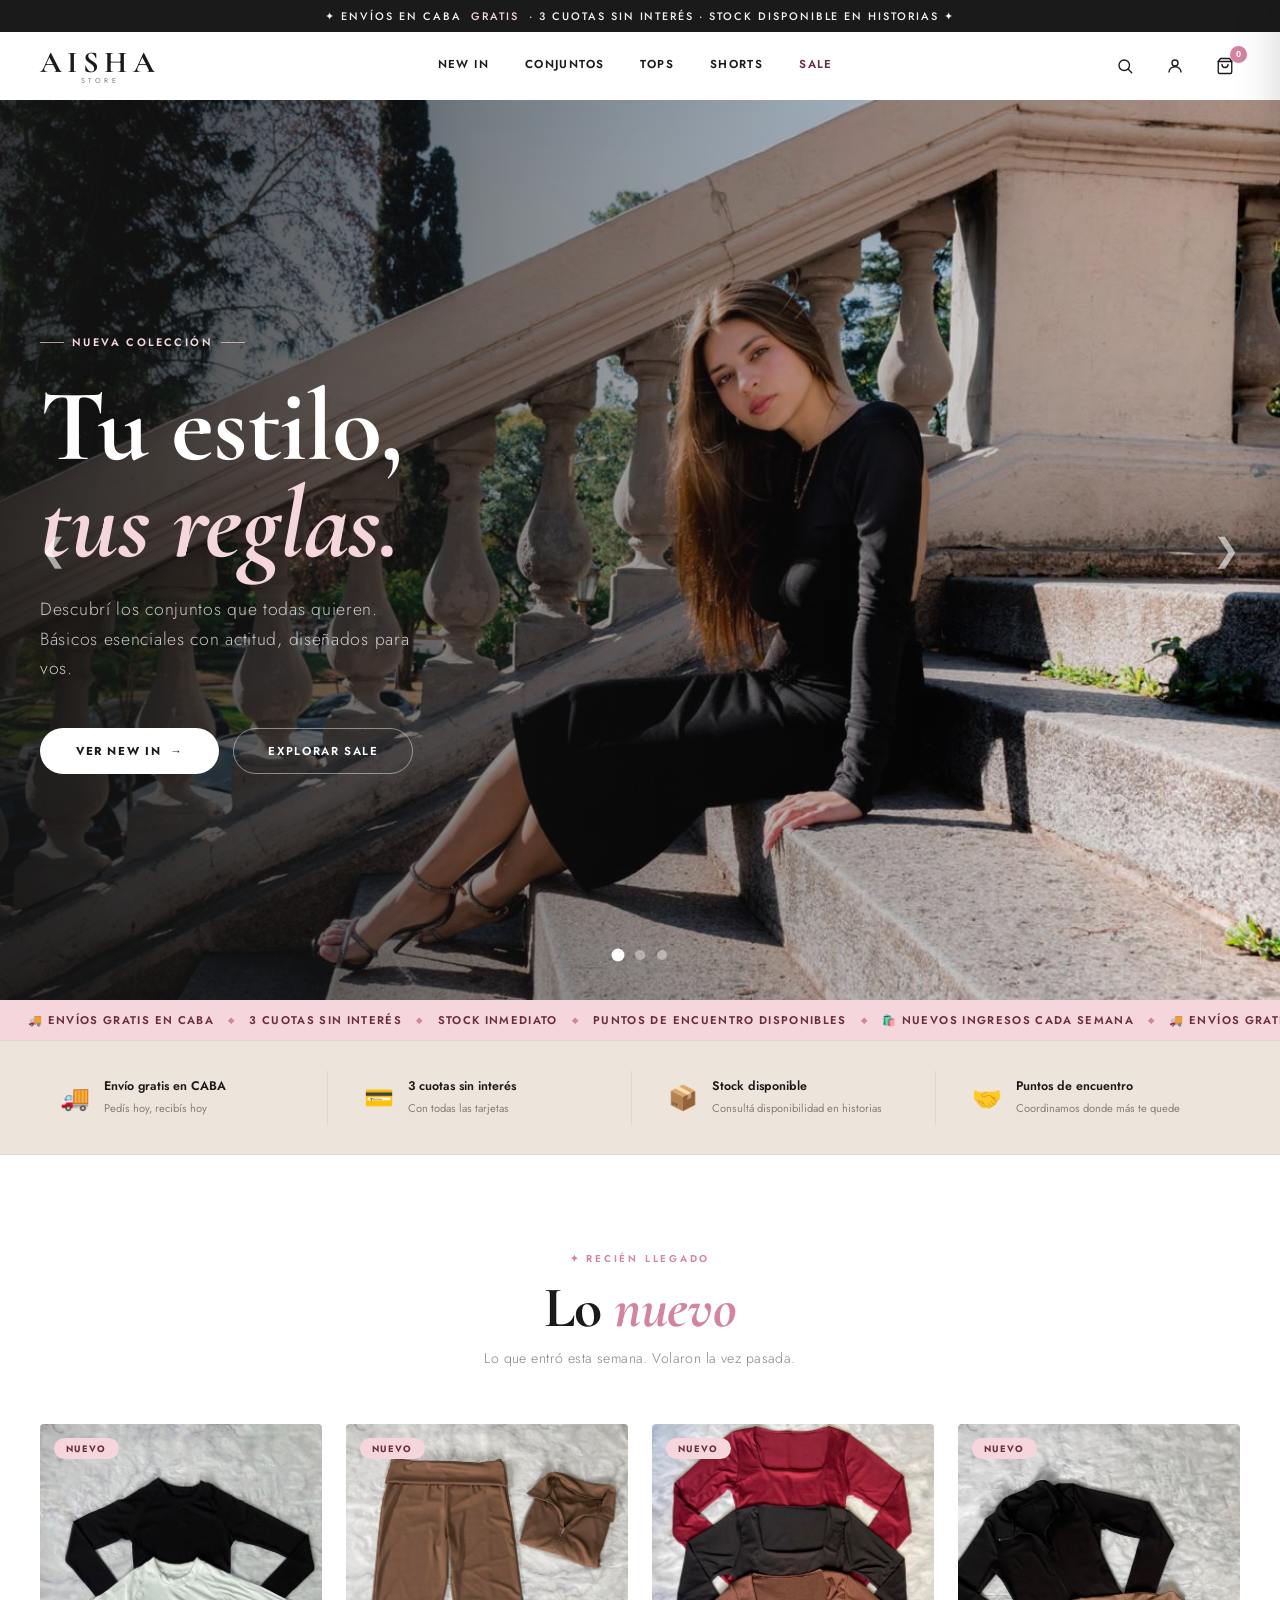
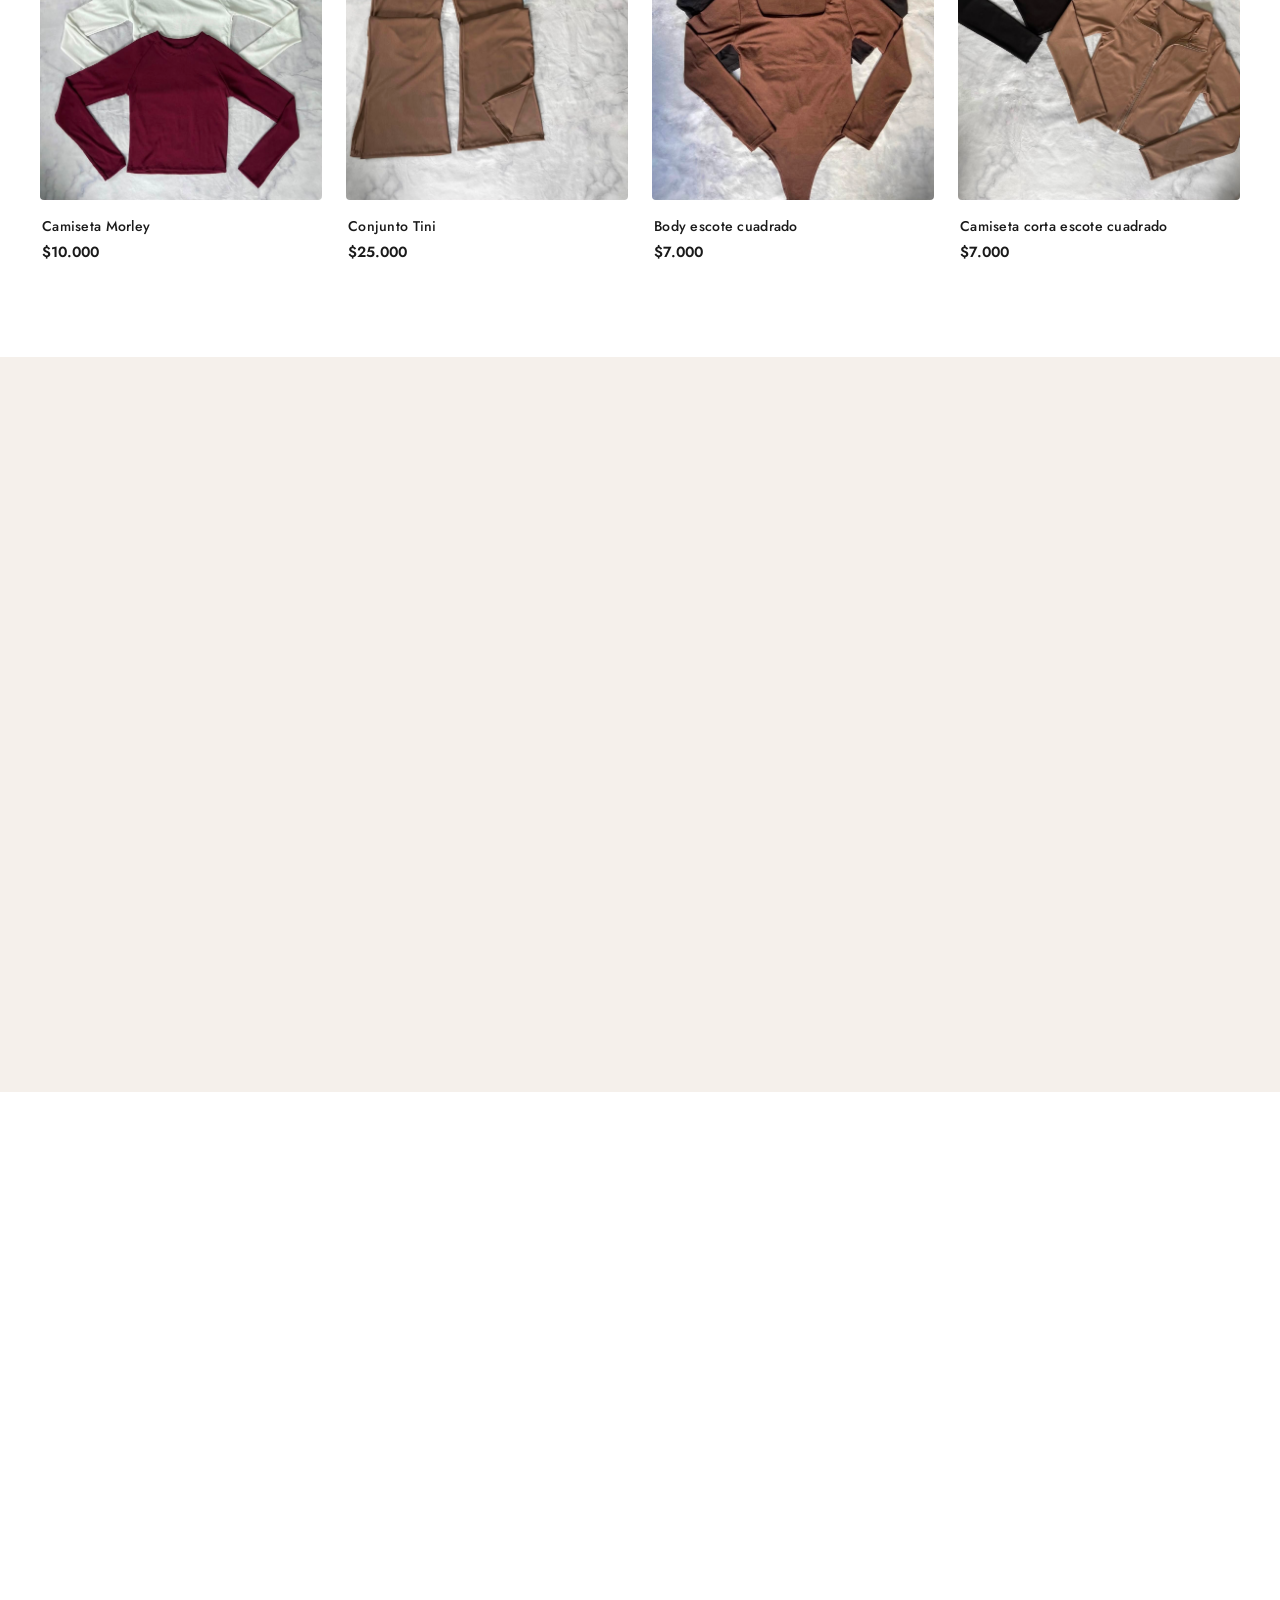
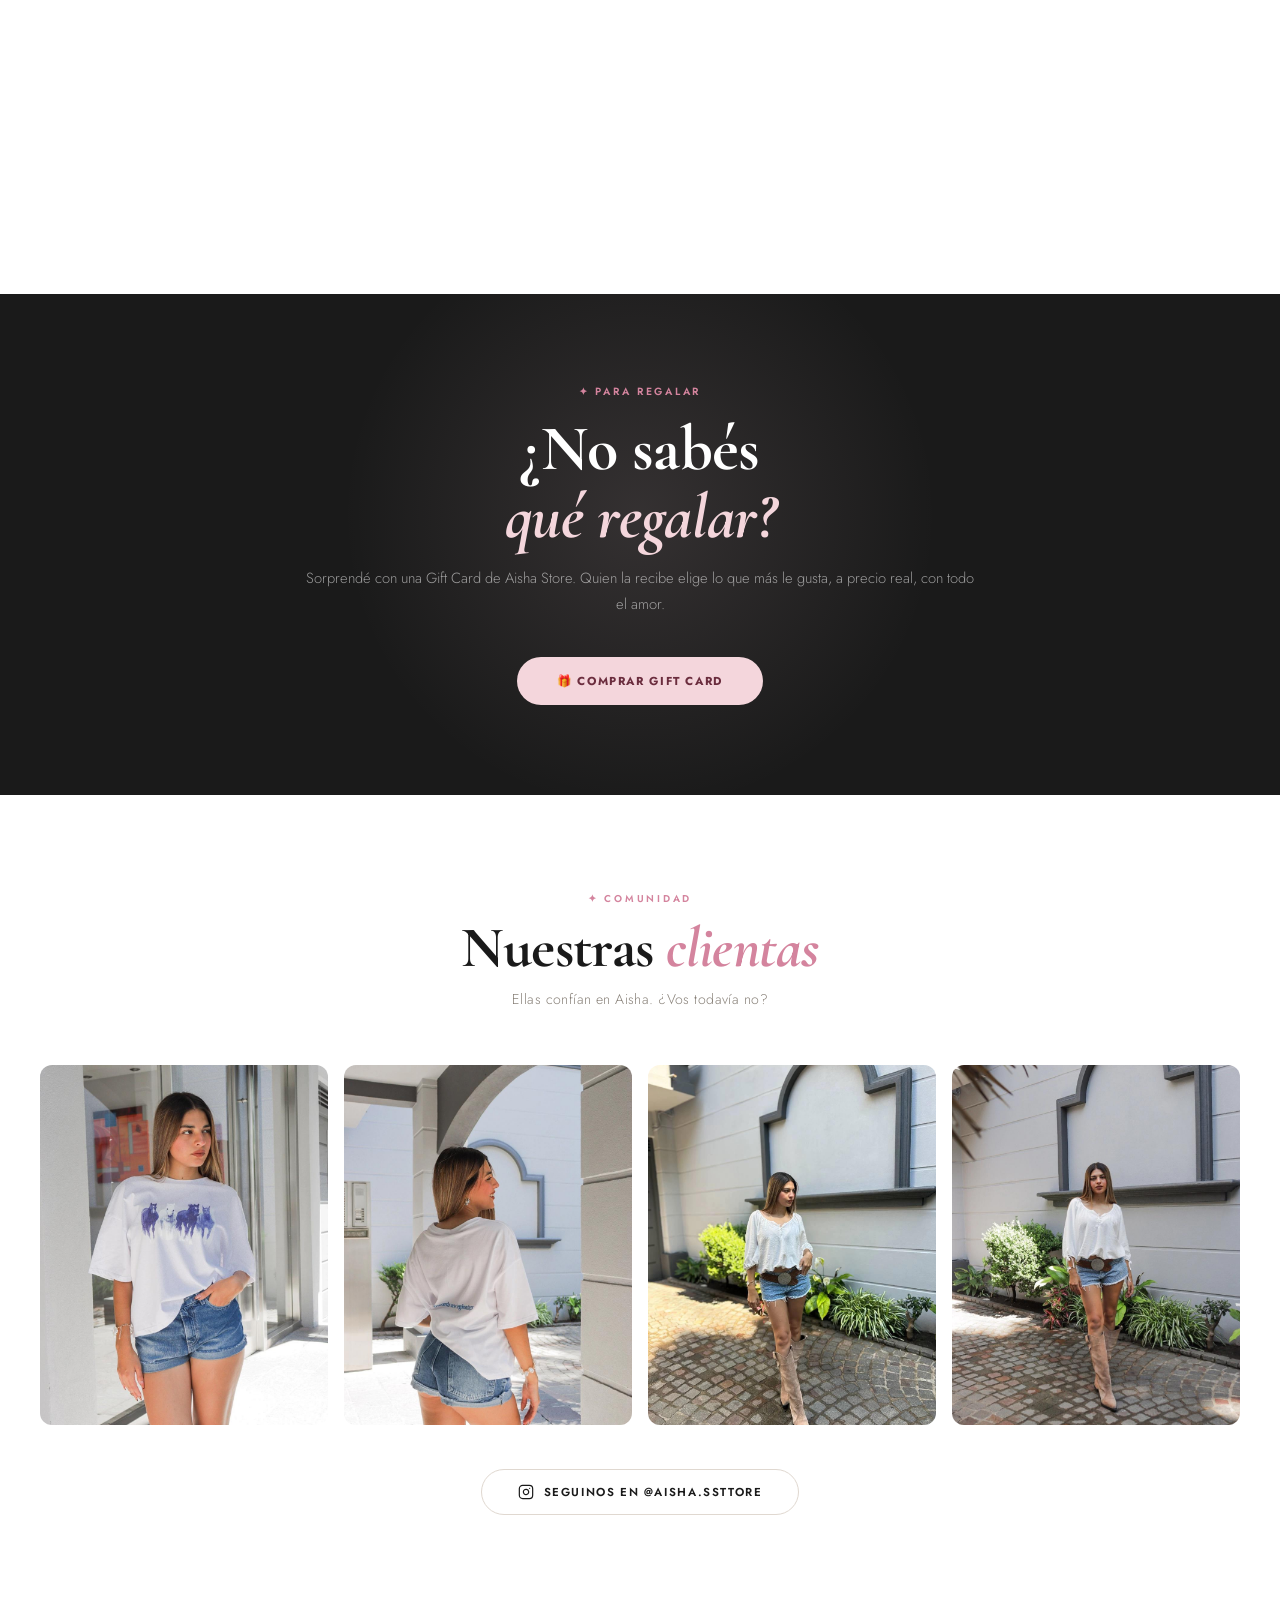
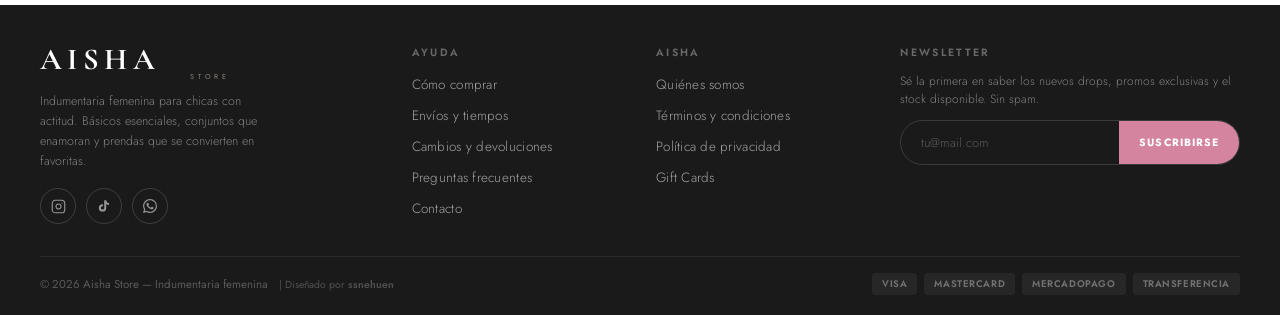
<file: index.html>
<!DOCTYPE html>
<html lang="es">
<head>
<meta charset="UTF-8">
<meta name="viewport" content="width=device-width, initial-scale=1.0">
<title>AISHA STORE — Indumentaria Femenina</title>
<link href="https://fonts.googleapis.com/css2?family=Cormorant+Garamond:ital,wght@0,400;0,600;0,700;1,400;1,600&family=Jost:wght@300;400;500;600;700&display=swap" rel="stylesheet">
<link rel="preload" as="image" href="img/Ejemplos/9.jpeg">
<link rel="stylesheet" href="css/style.css">
</head>
<body>

<!-- ══ HEADER ══ -->
<header id="header">
  <div class="header-top">
    ✦ Envíos en CABA &nbsp;<em>GRATIS</em>&nbsp; · 3 cuotas sin interés · Stock disponible en historias ✦
  </div>
  <div class="header-main">
    <a href="index.html" class="logo">AISHA</a>
    <nav class="desk-nav">
      <a href="catalogo.html?tag=new">New In</a>
      <a href="catalogo.html?cat=Conjuntos">Conjuntos</a>
      <a href="catalogo.html?cat=Tops">Tops</a>
      <a href="catalogo.html?cat=Shorts">Shorts</a>
      <a href="catalogo.html?tag=sale" class="nav-sale">Sale</a>
    </nav>
    <div class="header-icons">
      <a href="catalogo.html?search=focus" class="icon-btn" aria-label="Buscar" style="text-decoration:none;">
        <svg width="18" height="18" viewBox="0 0 24 24" fill="none" stroke="currentColor" stroke-width="1.8" stroke-linecap="round" stroke-linejoin="round"><circle cx="11" cy="11" r="7"/><path d="m21 21-4.35-4.35"/></svg>
      </a>
      <button class="icon-btn" aria-label="Mi cuenta">
        <svg width="18" height="18" viewBox="0 0 24 24" fill="none" stroke="currentColor" stroke-width="1.8" stroke-linecap="round" stroke-linejoin="round"><circle cx="12" cy="8" r="4"/><path d="M4 20c0-4 3.6-7 8-7s8 3 8 7"/></svg>
      </button>
      <button class="icon-btn" id="cart-btn" aria-label="Carrito">
        <svg width="18" height="18" viewBox="0 0 24 24" fill="none" stroke="currentColor" stroke-width="1.8" stroke-linecap="round" stroke-linejoin="round"><path d="M6 2 3 6v14a2 2 0 0 0 2 2h14a2 2 0 0 0 2-2V6l-3-4Z"/><line x1="3" y1="6" x2="21" y2="6"/><path d="M16 10a4 4 0 0 1-8 0"/></svg>
        <span class="cart-pill" id="cart-count">0</span>
      </button>
      <button class="hamburger" id="hamburger" aria-label="Menú">
        <span></span><span></span><span></span>
      </button>
    </div>
  </div>
  <nav class="mob-nav" id="mob-nav">
    <a href="catalogo.html?tag=new">New In</a>
    <a href="catalogo.html?cat=Conjuntos">Conjuntos</a>
    <a href="catalogo.html?cat=Tops">Tops</a>
    <a href="catalogo.html?cat=Shorts">Shorts</a>
    <a href="catalogo.html?tag=sale" class="nav-sale">Sale</a>
  </nav>
</header>

<!-- ══ HERO CAROUSEL ══ -->
<section class="hero" id="hero-section">
  <div class="carousel-track" id="hero-track">
    <!-- Slide 1 -->
    <div class="carousel-slide">
      <img src="img/Ejemplos/9.jpeg" class="slide-bg" alt="Nueva colección Aisha" fetchpriority="high" decoding="async">
      <div class="hero-overlay"></div>
      <div class="hero-content">
        <div class="hero-eyebrow">Nueva colección</div>
        <h1>Tu estilo,<em>tus reglas.</em></h1>
        <p class="hero-sub">Descubrí los conjuntos que todas quieren. Básicos esenciales con actitud, diseñados para vos.</p>
        <div class="hero-actions">
          <a href="#newin" class="btn-hero-main">Ver New In &nbsp;→</a>
          <a href="catalogo.html?tag=sale" class="btn-hero-ghost">Explorar Sale</a>
        </div>
      </div>
    </div>
    <!-- Slide 2 -->
    <div class="carousel-slide">
      <img src="img/Ejemplos/10.png" class="slide-bg" alt="Looks urbanos" loading="lazy" decoding="async">
      <div class="hero-overlay"></div>
      <div class="hero-content">
        <div class="hero-eyebrow">Tendencia</div>
        <h1>Looks<em>Urbanos</em></h1>
        <p class="hero-sub">Comodidad absoluta sin perder el estilo. Ideales para tu día a día.</p>
        <div class="hero-actions">
          <a href="catalogo.html?cat=Conjuntos" class="btn-hero-main">Ver Conjuntos &nbsp;→</a>
        </div>
      </div>
    </div>
    <!-- Slide 3 -->
    <div class="carousel-slide">
      <img src="img/Ejemplos/11.jpeg" class="slide-bg" alt="Outfits de noche" loading="lazy" decoding="async">
      <div class="hero-overlay"></div>
      <div class="hero-content">
        <div class="hero-eyebrow">Edición Limitada</div>
        <h1>Noches<em>inolvidables</em></h1>
        <p class="hero-sub">Brillá con nuestros nuevos tops y prendas de noche.</p>
        <div class="hero-actions">
          <a href="catalogo.html?cat=Tops" class="btn-hero-main">Ver Tops &nbsp;→</a>
        </div>
      </div>
    </div>
  </div>

  <button class="hero-arrow prev" id="hero-prev" aria-label="Anterior">❮</button>
  <button class="hero-arrow next" id="hero-next" aria-label="Siguiente">❯</button>

  <div class="hero-dots" id="hero-dots"></div>

  <div class="hero-scroll">
    <span>Scroll</span>
    <div class="scroll-bar"></div>
  </div>
</section>

<!-- ══ PROMO MARQUEE ══ -->
<div class="promo-bar">
  <div class="promo-track">
    <div class="promo-item">
      🚚 Envíos gratis en CABA <span class="sep">◆</span>
      3 cuotas sin interés <span class="sep">◆</span>
      Stock inmediato <span class="sep">◆</span>
      Puntos de encuentro disponibles <span class="sep">◆</span>
      🛍️ Nuevos ingresos cada semana <span class="sep">◆</span>
      🚚 Envíos gratis en CABA <span class="sep">◆</span>
      3 cuotas sin interés <span class="sep">◆</span>
      Stock inmediato <span class="sep">◆</span>
      Puntos de encuentro disponibles <span class="sep">◆</span>
      🛍️ Nuevos ingresos cada semana <span class="sep">◆</span>
      🚚 Envíos gratis en CABA <span class="sep">◆</span>
      3 cuotas sin interés <span class="sep">◆</span>
      Stock inmediato <span class="sep">◆</span>
      Puntos de encuentro disponibles <span class="sep">◆</span>
      🛍️ Nuevos ingresos cada semana <span class="sep">◆</span>
    </div>
  </div>
</div>

<!-- ══ TRUST ══ -->
<div class="trust-strip">
  <div class="trust-inner">
    <div class="trust-item fade-in">
      <div class="trust-icon">🚚</div>
      <div class="trust-text"><strong>Envío gratis en CABA</strong><span>Pedís hoy, recibís hoy</span></div>
    </div>
    <div class="trust-item fade-in d1">
      <div class="trust-icon">💳</div>
      <div class="trust-text"><strong>3 cuotas sin interés</strong><span>Con todas las tarjetas</span></div>
    </div>
    <div class="trust-item fade-in d2">
      <div class="trust-icon">📦</div>
      <div class="trust-text"><strong>Stock disponible</strong><span>Consultá disponibilidad en historias</span></div>
    </div>
    <div class="trust-item fade-in d3">
      <div class="trust-icon">🤝</div>
      <div class="trust-text"><strong>Puntos de encuentro</strong><span>Coordinamos donde más te quede</span></div>
    </div>
  </div>
</div>

<!-- ══ NEW IN ══ -->
<div id="newin" class="section">
  <div class="sec-head">
    <div class="sec-label fade-in">✦ Recién llegado</div>
    <h2 class="sec-title fade-in">Lo <em>nuevo</em></h2>
    <p class="sec-sub fade-in">Lo que entró esta semana. Volaron la vez pasada.</p>
  </div>
  
  
  <div class="prod-grid">
    <a href="producto.html?id=1" class="prod-card fade-in" style="text-decoration:none;">
      <div class="prod-img-box">
        <span class="prod-badge badge-new">NUEVO</span>
        <button class="prod-wish">♡</button>
        <img src="img/camiseta MORLEY.jpeg" alt="Camiseta Morley" loading="lazy">
        <div class="prod-cta">+ Ver detalle</div>
      </div>
      <div class="prod-info">
        <div class="prod-name">Camiseta Morley</div>
        <div class="prod-prices"><span class="price">$10.000</span></div>
      </div>
    </a>

    <a href="producto.html?id=2" class="prod-card fade-in d1" style="text-decoration:none;">
      <div class="prod-img-box">
        <span class="prod-badge badge-new">NUEVO</span>
        <button class="prod-wish">♡</button>
        <img src="img/conjunto TINI dulce de leche.jpeg" alt="Conjunto Tini" loading="lazy">
        <div class="prod-cta">+ Ver detalle</div>
      </div>
      <div class="prod-info">
        <div class="prod-name">Conjunto Tini</div>
        <div class="prod-prices"><span class="price">$25.000</span></div>
      </div>
    </a>

    <a href="producto.html?id=4" class="prod-card fade-in d2" style="text-decoration:none;">
      <div class="prod-img-box">
        <span class="prod-badge badge-new">NUEVO</span>
        <button class="prod-wish">♡</button>
        <img src="img/Body escote cuadrado.jpeg" alt="Body escote cuadrado" loading="lazy">
        <div class="prod-cta">+ Ver detalle</div>
      </div>
      <div class="prod-info">
        <div class="prod-name">Body escote cuadrado</div>
        <div class="prod-prices"><span class="price">$7.000</span></div>
      </div>
    </a>

    <a href="producto.html?id=5" class="prod-card fade-in d3" style="text-decoration:none;">
      <div class="prod-img-box">
        <span class="prod-badge badge-new">NUEVO</span>
        <button class="prod-wish">♡</button>
        <img src="img/Camiseta corta escote cuadrado.jpeg" alt="Camiseta corta escote cuadrado" loading="lazy">
        <div class="prod-cta">+ Ver detalle</div>
      </div>
      <div class="prod-info">
        <div class="prod-name">Camiseta corta escote cuadrado</div>
        <div class="prod-prices"><span class="price">$7.000</span></div>
      </div>
    </a>
  </div>

</div>

<!-- ══ CATEGORIES ══ -->
<div class="cats-wrap">
  <div class="cats-inner">
    <div class="sec-head">
      <div class="sec-label fade-in">✦ Explorá</div>
      <h2 class="sec-title fade-in">¿Qué estás <em>buscando?</em></h2>
    </div>
    <div class="cats-grid">
      <a href="catalogo.html?cat=Conjuntos" class="cat-card fade-in">
        <div class="cat-img">
          <img src="img/Ejemplos/1.jpeg" alt="Conjuntos" loading="lazy">
        </div>
        <span class="cat-name">Conjuntos</span>
        <span class="cat-sub">Top + pantalón · Top + short</span>
      </a>
      <a href="catalogo.html?cat=Tops" class="cat-card fade-in d1">
        <div class="cat-img">
          <img src="img/Ejemplos/2.jpeg" alt="Tops" loading="lazy">
        </div>
        <span class="cat-name">Tops</span>
        <span class="cat-sub">Manga larga · Halter · Remeras</span>
      </a>
      <a href="catalogo.html?cat=Shorts" class="cat-card fade-in d2">
        <div class="cat-img">
          <img src="img/Ejemplos/3.jpeg" alt="Shorts" loading="lazy">
        </div>
        <span class="cat-name">Shorts</span>
        <span class="cat-sub">Jean · Corderoy · Tela</span>
      </a>
    </div>
  </div>
</div>

<!-- ══ MÁS VENDIDOS ══ -->
<div class="section">
  <div class="sec-head">
    <div class="sec-label fade-in">✦ Los favoritos</div>
    <h2 class="sec-title fade-in">Más <em>vendidos</em></h2>
    <p class="sec-sub fade-in">Las chicas ya eligieron. El tuyo puede ser el último.</p>
  </div>
  <div class="prod-grid">
    <a href="producto.html?id=3" class="prod-card fade-in" style="text-decoration:none;">
      <div class="prod-img-box">
        <span class="prod-badge badge-best" style="background:var(--bordo);color:var(--blanco);">AGOTADO</span>
        <button class="prod-wish">♡</button>
        <img src="img/Camiseta con frunce.jpeg" alt="Camiseta con frunce" loading="lazy" style="filter: grayscale(1);">
        <div class="prod-cta">+ Ver detalle</div>
      </div>
      <div class="prod-info">
        <div class="prod-name">Camiseta con frunce</div>
        <div class="prod-prices">
          <span class="price" style="text-decoration:line-through;color:var(--gris-texto);">$7.000</span>
        </div>
      </div>
    </a>
  </div>
</div>

<!-- ══ GIFT CARD ══ -->
<div class="giftcard-wrap">
  <div class="giftcard-inner">
    <div class="gc-label fade-in">✦ Para regalar</div>
    <h2 class="gc-title fade-in">¿No sabés<br><em>qué regalar?</em></h2>
    <p class="gc-sub fade-in">Sorprendé con una Gift Card de Aisha Store. Quien la recibe elige lo que más le gusta, a precio real, con todo el amor.</p>
    <a href="#" class="btn-gc fade-in">🎁 Comprar Gift Card</a>
  </div>
</div>

<!-- ══ CLIENTAS ══ -->
<div class="section">
  <div class="sec-head">
    <div class="sec-label fade-in">✦ Comunidad</div>
    <h2 class="sec-title fade-in">Nuestras <em>clientas</em></h2>
    <p class="sec-sub fade-in">Ellas confían en Aisha. ¿Vos todavía no?</p>
  </div>
  <div class="clientas-grid">
    <div class="clienta-cell fade-in">
      <img src="img/Ejemplos/4.jpeg" alt="Clienta 1" loading="lazy">
      <span class="clienta-heart">🤍</span>
      <div class="clienta-overlay"><span class="clienta-tag">Top Essential</span></div>
    </div>
    <div class="clienta-cell fade-in d1">
      <img src="img/Ejemplos/5.jpeg" alt="Clienta 2" loading="lazy">
      <span class="clienta-heart">🤍</span>
      <div class="clienta-overlay"><span class="clienta-tag">Conjunto Ribbed</span></div>
    </div>
    <div class="clienta-cell fade-in d2">
      <img src="img/Ejemplos/6.jpeg" alt="Clienta 3" loading="lazy">
      <span class="clienta-heart">🤍</span>
      <div class="clienta-overlay"><span class="clienta-tag">Set Halter</span></div>
    </div>
    <div class="clienta-cell fade-in d3">
      <img src="img/Ejemplos/7.jpeg" alt="Clienta 4" loading="lazy">
      <span class="clienta-heart">🤍</span>
      <div class="clienta-overlay"><span class="clienta-tag">Top + Pantalón</span></div>
    </div>
  </div>
  <div class="clientas-cta fade-in">
    <a href="https://instagram.com/aisha.ssttore" target="_blank" class="btn-insta">
      <svg width="16" height="16" viewBox="0 0 24 24" fill="none" stroke="currentColor" stroke-width="1.8" stroke-linecap="round" stroke-linejoin="round"><rect x="2" y="2" width="20" height="20" rx="5"/><path d="M16 11.37A4 4 0 1 1 12.63 8 4 4 0 0 1 16 11.37z"/><line x1="17.5" y1="6.5" x2="17.51" y2="6.5"/></svg>
      Seguinos en @aisha.ssttore
    </a>
  </div>
</div>

<!-- ══ FOOTER ══ -->
<footer>
  <div class="footer-grid">
    <div class="foot-brand">
      <a href="#" class="logo">AISHA</a>
      <p>Indumentaria femenina para chicas con actitud. Básicos esenciales, conjuntos que enamoran y prendas que se convierten en favoritas.</p>
      <div class="social-row">
        <a href="https://instagram.com/aisha.ssttore" target="_blank" class="soc-btn" aria-label="Instagram">
          <svg width="15" height="15" viewBox="0 0 24 24" fill="none" stroke="currentColor" stroke-width="1.8" stroke-linecap="round" stroke-linejoin="round"><rect x="2" y="2" width="20" height="20" rx="5"/><path d="M16 11.37A4 4 0 1 1 12.63 8 4 4 0 0 1 16 11.37z"/><line x1="17.5" y1="6.5" x2="17.51" y2="6.5"/></svg>
        </a>
        <a href="#" class="soc-btn" aria-label="TikTok">
          <svg width="14" height="14" viewBox="0 0 24 24" fill="currentColor"><path d="M19.59 6.69a4.83 4.83 0 0 1-3.77-4.25V2h-3.45v13.67a2.89 2.89 0 0 1-2.88 2.5 2.89 2.89 0 0 1-2.89-2.89 2.89 2.89 0 0 1 2.89-2.89c.28 0 .54.04.79.1V9.01a6.22 6.22 0 0 0-.79-.05 6.34 6.34 0 0 0-6.34 6.34 6.34 6.34 0 0 0 6.34 6.34 6.34 6.34 0 0 0 6.33-6.34V8.69a8.16 8.16 0 0 0 4.77 1.52V6.76a4.85 4.85 0 0 1-1-.07z"/></svg>
        </a>
        <a href="#" class="soc-btn" aria-label="WhatsApp">
          <svg width="14" height="14" viewBox="0 0 24 24" fill="currentColor"><path d="M17.472 14.382c-.297-.149-1.758-.867-2.03-.967-.273-.099-.471-.148-.67.15-.197.297-.767.966-.94 1.164-.173.199-.347.223-.644.075-.297-.15-1.255-.463-2.39-1.475-.883-.788-1.48-1.761-1.653-2.059-.173-.297-.018-.458.13-.606.134-.133.298-.347.446-.52.149-.174.198-.298.298-.497.099-.198.05-.371-.025-.52-.075-.149-.669-1.612-.916-2.207-.242-.579-.487-.5-.669-.51-.173-.008-.371-.01-.57-.01-.198 0-.52.074-.792.372-.272.297-1.04 1.016-1.04 2.479 0 1.462 1.065 2.875 1.213 3.074.149.198 2.096 3.2 5.077 4.487.709.306 1.262.489 1.694.625.712.227 1.36.195 1.871.118.571-.085 1.758-.719 2.006-1.413.248-.694.248-1.289.173-1.413-.074-.124-.272-.198-.57-.347m-5.421 7.403h-.004a9.87 9.87 0 0 1-5.031-1.378l-.361-.214-3.741.982.998-3.648-.235-.374a9.86 9.86 0 0 1-1.51-5.26c.001-5.45 4.436-9.884 9.888-9.884 2.64 0 5.122 1.03 6.988 2.898a9.825 9.825 0 0 1 2.893 6.994c-.003 5.45-4.437 9.884-9.885 9.884m8.413-18.297A11.815 11.815 0 0 0 12.05 0C5.495 0 .16 5.335.157 11.892c0 2.096.547 4.142 1.588 5.945L.057 24l6.305-1.654a11.882 11.882 0 0 0 5.683 1.448h.005c6.554 0 11.89-5.335 11.893-11.893a11.821 11.821 0 0 0-3.48-8.413Z"/></svg>
        </a>
      </div>
    </div>
    <div class="foot-col">
      <h4>Ayuda</h4>
      <ul>
        <li><a href="#">Cómo comprar</a></li>
        <li><a href="#">Envíos y tiempos</a></li>
        <li><a href="#">Cambios y devoluciones</a></li>
        <li><a href="#">Preguntas frecuentes</a></li>
        <li><a href="#">Contacto</a></li>
      </ul>
    </div>
    <div class="foot-col">
      <h4>Aisha</h4>
      <ul>
        <li><a href="#">Quiénes somos</a></li>
        <li><a href="#">Términos y condiciones</a></li>
        <li><a href="#">Política de privacidad</a></li>
        <li><a href="#">Gift Cards</a></li>
      </ul>
    </div>
    <div class="foot-col">
      <h4>Newsletter</h4>
      <p class="foot-nl-desc">Sé la primera en saber los nuevos drops, promos exclusivas y el stock disponible. Sin spam.</p>
      <div class="nl-wrap">
        <input type="email" id="nl-email" placeholder="tu@mail.com" autocomplete="email">
        <button onclick="subNL()">Suscribirse</button>
      </div>
      <div class="nl-success" id="nl-ok">✨ ¡Listo! Bienvenida al club Aisha.</div>
    </div>
  </div>
  <div class="footer-bottom">
    <p>© 2026 Aisha Store — Indumentaria femenina <span style="display:inline-block; margin-left: 8px; font-size: 0.9em; opacity: 0.85;">| Diseñado por <a href="https://www.instagram.com/ssnehuen/" target="_blank" style="color:inherit; text-decoration:none; font-weight:600;">ssnehuen</a></span></p>
    <div class="pay-chips">
      <span class="pay-chip">VISA</span>
      <span class="pay-chip">MASTERCARD</span>
      <span class="pay-chip">MERCADOPAGO</span>
      <span class="pay-chip">TRANSFERENCIA</span>
    </div>
  </div>
</footer>

<!-- TOAST -->
<div class="toast" id="toast">
  <span class="t-icon">🛍️</span>
  <span id="toast-msg">¡Producto agregado!</span>
</div>

<script src="js/main.js"></script>
</body>
</html>
</file>
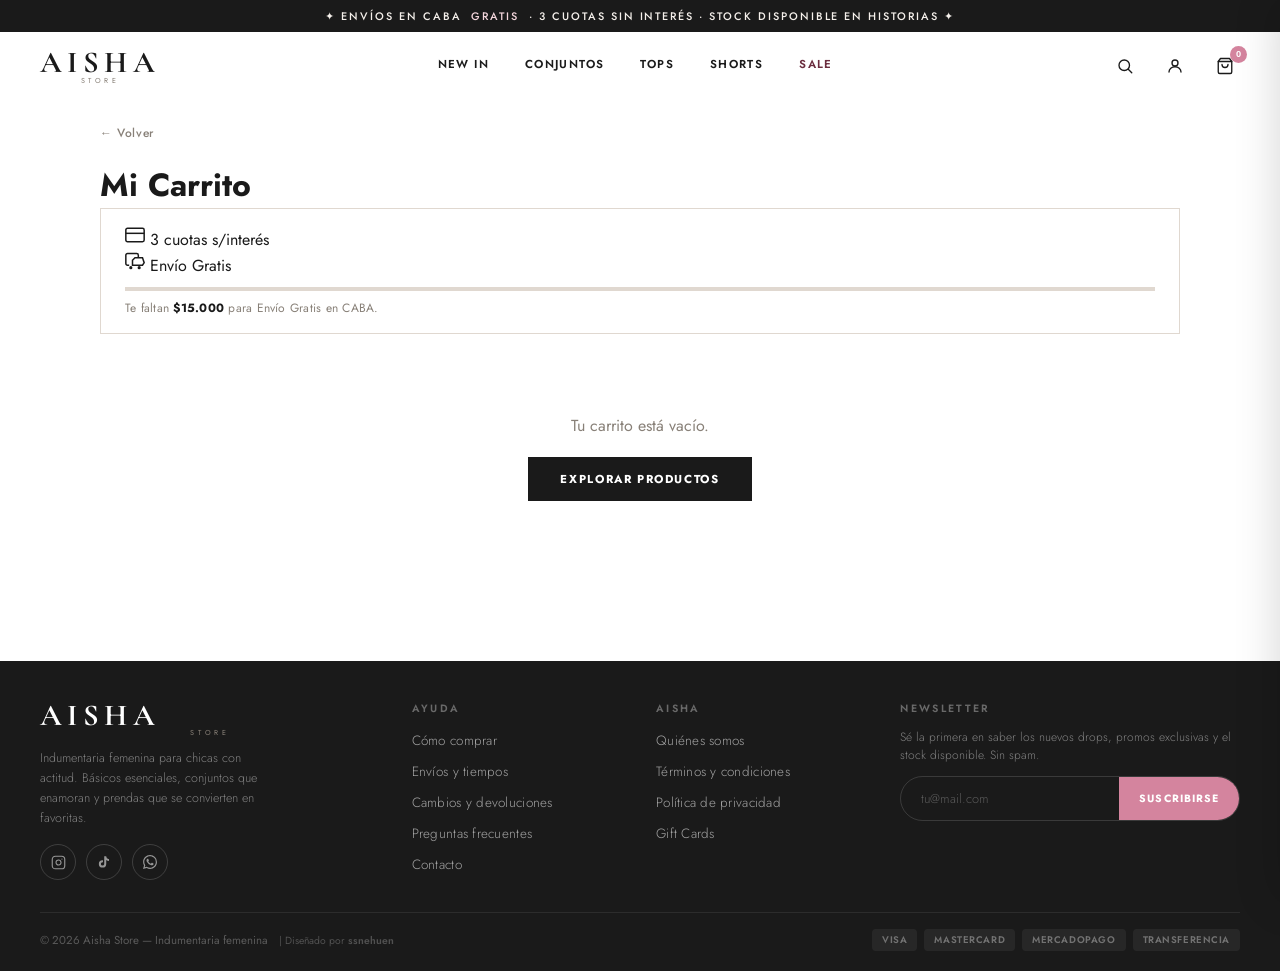
<file: carrito.html>
<!DOCTYPE html>
<html lang="es">
<head>
<meta charset="UTF-8">
<meta name="viewport" content="width=device-width, initial-scale=1.0">
<title>Carrito — AISHA STORE</title>
<link href="https://fonts.googleapis.com/css2?family=Cormorant+Garamond:ital,wght@0,400;0,600;0,700;1,400;1,600&family=Jost:wght@300;400;500;600;700&display=swap" rel="stylesheet">
<link rel="stylesheet" href="css/style.css">
<style>
/* ── CARRITO — ESTILO LEUTTHE ── */
.cart-page { max-width: 1160px; margin: 0 auto 80px; padding: 0 40px; min-height: 50vh; }
.cart-nav-top { display: inline-flex; align-items: center; gap: 8px; font-size: 0.75rem; font-weight: 500; color: var(--gris-texto); margin: 24px 0 20px; text-decoration: none; letter-spacing: 0.05em; transition: color 0.2s; }
.cart-nav-top:hover { color: var(--negro); }

/* BARRA DE BENEFICIOS */
.benefits-bar { border: 1px solid var(--gris-medio); padding: 16px 24px; margin-bottom: 0; }
.benefits-progress { height: 4px; background: var(--gris-medio); margin: 10px 0 8px; overflow: hidden; }
.benefits-fill { height: 100%; background: var(--negro); transition: width 0.6s ease; }
.benefits-msg { font-size: 0.75rem; color: var(--gris-texto); letter-spacing: 0.02em; }
.benefits-msg strong { color: var(--negro); }

/* LAYOUT */
.cart-body { display: grid; grid-template-columns: 1fr 360px; border: 1px solid var(--gris-medio); border-top: none; }

/* COLUMNA IZQUIERDA */
.cart-items-panel { border-right: 1px solid var(--gris-medio); }
.cart-items-header {
  padding: 14px 24px;
  font-size: 0.65rem; font-weight: 700; letter-spacing: 0.20em; text-transform: uppercase;
  border-bottom: 1px solid var(--gris-medio); color: var(--negro);
}
.cart-item {
  display: flex; gap: 16px; align-items: flex-start;
  padding: 24px;
  border-bottom: 1px solid var(--gris-medio);
  position: relative;
}
.c-img { width: 90px; height: 116px; object-fit: cover; background: var(--crema); flex-shrink: 0; }
.c-info-text { flex: 1; min-width: 0; }
.c-cat { font-size: 0.65rem; text-transform: uppercase; letter-spacing: 0.12em; color: var(--gris-texto); margin-bottom: 6px; }
.c-name { font-weight: 700; font-size: 0.85rem; color: var(--negro); line-height: 1.3; text-transform: uppercase; letter-spacing: 0.05em; margin-bottom: 16px; }

/* Controles de cantidad estilo leutthe: box simple */
.c-qty-wrap { display: flex; align-items: center; gap: 0; margin-bottom: 14px; }
.c-qty-wrap button {
  width: 32px; height: 34px;
  border: 1px solid var(--gris-medio); background: none; cursor: pointer;
  font-size: 1rem; color: var(--negro); font-weight: 600; line-height: 1;
  transition: background 0.15s;
}
.c-qty-wrap button:hover { background: var(--crema); }
.c-qty-wrap span {
  width: 44px; height: 34px;
  border-top: 1px solid var(--gris-medio); border-bottom: 1px solid var(--gris-medio);
  display: flex; align-items: center; justify-content: center;
  font-size: 0.85rem; font-weight: 600; color: var(--negro);
}
.c-price { font-size: 0.90rem; font-weight: 700; color: var(--negro); }
.c-del {
  position: absolute; top: 24px; right: 24px;
  background: none; border: none; cursor: pointer;
  color: var(--gris-texto); font-size: 0; /* icono SVG */
  transition: color 0.2s; padding: 2px;
}
.c-del:hover { color: var(--negro); }

/* Footer de productos */
.cart-items-footer {
  padding: 14px 24px; display: flex; justify-content: flex-end;
  border-bottom: 1px solid var(--gris-medio);
}
.btn-vaciar {
  background: none; border: none; cursor: pointer;
  font-size: 0.68rem; font-weight: 600; letter-spacing: 0.14em; text-transform: uppercase;
  color: var(--gris-texto); display: flex; align-items: center; gap: 6px;
  transition: color 0.2s;
}
.btn-vaciar:hover { color: var(--negro); }

/* COLUMNA DERECHA: RESUMEN */
.cart-summary-panel { padding: 0; position: sticky; top: 80px; align-self: start; display: flex; flex-direction: column; }
.summary-header { padding: 14px 24px; font-size: 0.65rem; font-weight: 700; letter-spacing: 0.20em; text-transform: uppercase; color: var(--negro); border-bottom: 1px solid var(--gris-medio); }

/* Barra cuotas dentro del resumen */
.cuotas-bar { padding: 16px 24px; border-bottom: 1px solid var(--gris-medio); }
.cuotas-txt { font-size: 0.72rem; color: var(--negro); font-weight: 500; margin-bottom: 10px; }
.cuotas-track { height: 4px; background: var(--gris-medio); }
.cuotas-fill { height: 100%; background: var(--negro); transition: width 0.6s ease; }

/* Totales */
.summary-totals { padding: 16px 24px; border-bottom: 1px solid var(--gris-medio); display: flex; flex-direction: column; gap: 8px; }
.summary-row { display: flex; justify-content: space-between; font-size: 0.82rem; color: var(--gris-texto); }
.summary-total-row { display: flex; justify-content: space-between; align-items: baseline; margin-top: 8px; padding-top: 12px; border-top: 1px solid var(--gris-medio); }
.summary-total-label { font-size: 0.90rem; font-weight: 700; letter-spacing: 0.06em; text-transform: uppercase; color: var(--negro); }
.summary-total-val { font-size: 1.3rem; font-weight: 700; color: var(--negro); }

/* Formulario */
.summary-form { padding: 20px 24px; border-bottom: 1px solid var(--gris-medio); display: flex; flex-direction: column; gap: 14px; }
.chk-label { display: block; font-size: 0.62rem; font-weight: 700; letter-spacing: 0.16em; text-transform: uppercase; color: var(--gris-texto); margin-bottom: 5px; }
.chk-input {
  width: 100%; padding: 10px 12px;
  border: 1px solid var(--gris-medio); border-radius: 0;
  font-family: var(--font-body); font-size: 0.85rem; color: var(--negro);
  background: var(--blanco); outline: none;
  transition: border-color 0.2s; box-sizing: border-box;
}
.chk-input:focus { border-color: var(--negro); }

/* Botón principal */
.summary-cta { padding: 20px 24px; }
.btn-checkout {
  display: flex; align-items: center; justify-content: center; gap: 10px;
  width: 100%; background: var(--negro); color: var(--blanco);
  border: 2px solid var(--negro); padding: 16px;
  font-family: var(--font-body); font-size: 0.75rem; font-weight: 700;
  letter-spacing: 0.18em; text-transform: uppercase; cursor: pointer;
  transition: all 0.2s; margin-bottom: 10px;
}
.btn-checkout:hover { background: var(--blanco); color: var(--negro); }
.btn-keep {
  display: block; width: 100%; text-align: center; background: none;
  border: none; padding: 10px; font-size: 0.70rem; font-weight: 600;
  letter-spacing: 0.12em; text-transform: uppercase; cursor: pointer;
  color: var(--gris-texto); text-decoration: underline; transition: color 0.2s;
}
.btn-keep:hover { color: var(--negro); }

.cart-empty { text-align: center; color: var(--gris-texto); padding: 80px 0; }
.cart-empty p { font-size: 1rem; margin-bottom: 20px; }
.cart-empty a { display: inline-block; padding: 14px 32px; background: var(--negro); color: var(--blanco); text-decoration: none; font-size: 0.72rem; font-weight: 700; letter-spacing: 0.14em; text-transform: uppercase; }

@media(max-width: 860px) {
  .cart-page { padding: 0; margin: 0 0 80px; }
  .cart-body { grid-template-columns: 1fr; border: none; }
  .cart-items-panel { border-right: none; border: 1px solid var(--gris-medio); }
  .cart-summary-panel { position: static; border: 1px solid var(--gris-medio); border-top: none; }
  .c-img { width: 80px; height: 103px; }
  .benefits-bar { margin: 0 0 0; }
  .summary-header { border-top: 1px solid var(--gris-medio); }
}
</style>
</head>
<body>

<!-- ══ HEADER ══ -->
<header id="header">
  <div class="header-top">
    ✦ Envíos en CABA &nbsp;<em>GRATIS</em>&nbsp; · 3 cuotas sin interés · Stock disponible en historias ✦
  </div>
  <div class="header-main">
    <a href="index.html" class="logo">AISHA</a>
    <nav class="desk-nav">
      <a href="catalogo.html?tag=new">New In</a>
      <a href="catalogo.html?cat=Conjuntos">Conjuntos</a>
      <a href="catalogo.html?cat=Tops">Tops</a>
      <a href="catalogo.html?cat=Shorts">Shorts</a>
      <a href="catalogo.html?tag=sale" class="nav-sale">Sale</a>
    </nav>
    <div class="header-icons">
      <a href="catalogo.html?search=focus" class="icon-btn" aria-label="Buscar" style="text-decoration:none;">
        <svg width="18" height="18" viewBox="0 0 24 24" fill="none" stroke="currentColor" stroke-width="1.8" stroke-linecap="round" stroke-linejoin="round"><circle cx="11" cy="11" r="7"/><path d="m21 21-4.35-4.35"/></svg>
      </a>
      <button class="icon-btn" aria-label="Mi cuenta">
        <svg width="18" height="18" viewBox="0 0 24 24" fill="none" stroke="currentColor" stroke-width="1.8" stroke-linecap="round" stroke-linejoin="round"><circle cx="12" cy="8" r="4"/><path d="M4 20c0-4 3.6-7 8-7s8 3 8 7"/></svg>
      </button>
      <button class="icon-btn" id="cart-btn" aria-label="Carrito">
        <svg width="18" height="18" viewBox="0 0 24 24" fill="none" stroke="currentColor" stroke-width="1.8" stroke-linecap="round" stroke-linejoin="round"><path d="M6 2 3 6v14a2 2 0 0 0 2 2h14a2 2 0 0 0 2-2V6l-3-4Z"/><line x1="3" y1="6" x2="21" y2="6"/><path d="M16 10a4 4 0 0 1-8 0"/></svg>
        <span class="cart-pill" id="cart-count">0</span>
      </button>
      <button class="hamburger" id="hamburger" aria-label="Menú">
        <span></span><span></span><span></span>
      </button>
    </div>
  </div>
  <nav class="mob-nav" id="mob-nav">
    <a href="catalogo.html?tag=new">New In</a>
    <a href="catalogo.html?cat=Conjuntos">Conjuntos</a>
    <a href="catalogo.html?cat=Tops">Tops</a>
    <a href="catalogo.html?cat=Shorts">Shorts</a>
    <a href="catalogo.html?tag=sale" class="nav-sale">Sale</a>
  </nav>
</header>

<div class="cart-page">
  <a href="javascript:history.back()" class="cart-nav-top">← Volver</a>
  <h1 class="cart-title">Mi Carrito</h1>

  <!-- BARRA DE BENEFICIOS -->
  <div class="benefits-bar">
    <div class="benefits-track">
      <div class="benefit-item" id="ben-cuotas3">
        <svg width="20" height="20" viewBox="0 0 24 24" fill="none" stroke="currentColor" stroke-width="1.8"><rect x="1" y="4" width="22" height="16" rx="2"/><line x1="1" y1="10" x2="23" y2="10"/></svg>
        3 cuotas s/interés
      </div>
      <div class="benefit-item" id="ben-envio">
        <svg width="20" height="20" viewBox="0 0 24 24" fill="none" stroke="currentColor" stroke-width="1.8"><path d="M5 17H3a2 2 0 0 1-2-2V5a2 2 0 0 1 2-2h11a2 2 0 0 1 2 2v3"/><polygon points="9 11 12 8 21 8 23 14 21 17 9 17 9 11"/><circle cx="7" cy="20" r="1"/><circle cx="17" cy="20" r="1"/></svg>
        Envío Gratis
      </div>
    </div>
    <div class="benefits-progress">
      <div class="benefits-fill" id="ben-fill" style="width:0%"></div>
    </div>
    <p class="benefits-msg" id="ben-msg"></p>
  </div>

  <div id="cart-content"></div>
</div>

<!-- ══ FOOTER ══ -->
<footer>
  <div class="footer-grid">
    <div class="foot-brand">
      <a href="#" class="logo">AISHA</a>
      <p>Indumentaria femenina para chicas con actitud. Básicos esenciales, conjuntos que enamoran y prendas que se convierten en favoritas.</p>
      <div class="social-row">
        <a href="https://instagram.com/aisha.ssttore" target="_blank" class="soc-btn" aria-label="Instagram">
          <svg width="15" height="15" viewBox="0 0 24 24" fill="none" stroke="currentColor" stroke-width="1.8" stroke-linecap="round" stroke-linejoin="round"><rect x="2" y="2" width="20" height="20" rx="5"/><path d="M16 11.37A4 4 0 1 1 12.63 8 4 4 0 0 1 16 11.37z"/><line x1="17.5" y1="6.5" x2="17.51" y2="6.5"/></svg>
        </a>
        <a href="#" class="soc-btn" aria-label="TikTok">
          <svg width="14" height="14" viewBox="0 0 24 24" fill="currentColor"><path d="M19.59 6.69a4.83 4.83 0 0 1-3.77-4.25V2h-3.45v13.67a2.89 2.89 0 0 1-2.88 2.5 2.89 2.89 0 0 1-2.89-2.89 2.89 2.89 0 0 1 2.89-2.89c.28 0 .54.04.79.1V9.01a6.22 6.22 0 0 0-.79-.05 6.34 6.34 0 0 0-6.34 6.34 6.34 6.34 0 0 0 6.34 6.34 6.34 6.34 0 0 0 6.33-6.34V8.69a8.16 8.16 0 0 0 4.77 1.52V6.76a4.85 4.85 0 0 1-1-.07z"/></svg>
        </a>
        <a href="#" class="soc-btn" aria-label="WhatsApp">
          <svg width="14" height="14" viewBox="0 0 24 24" fill="currentColor"><path d="M17.472 14.382c-.297-.149-1.758-.867-2.03-.967-.273-.099-.471-.148-.67.15-.197.297-.767.966-.94 1.164-.173.199-.347.223-.644.075-.297-.15-1.255-.463-2.39-1.475-.883-.788-1.48-1.761-1.653-2.059-.173-.297-.018-.458.13-.606.134-.133.298-.347.446-.52.149-.174.198-.298.298-.497.099-.198.05-.371-.025-.52-.075-.149-.669-1.612-.916-2.207-.242-.579-.487-.5-.669-.51-.173-.008-.371-.01-.57-.01-.198 0-.52.074-.792.372-.272.297-1.04 1.016-1.04 2.479 0 1.462 1.065 2.875 1.213 3.074.149.198 2.096 3.2 5.077 4.487.709.306 1.262.489 1.694.625.712.227 1.36.195 1.871.118.571-.085 1.758-.719 2.006-1.413.248-.694.248-1.289.173-1.413-.074-.124-.272-.198-.57-.347m-5.421 7.403h-.004a9.87 9.87 0 0 1-5.031-1.378l-.361-.214-3.741.982.998-3.648-.235-.374a9.86 9.86 0 0 1-1.51-5.26c.001-5.45 4.436-9.884 9.888-9.884 2.64 0 5.122 1.03 6.988 2.898a9.825 9.825 0 0 1 2.893 6.994c-.003 5.45-4.437 9.884-9.885 9.884m8.413-18.297A11.815 11.815 0 0 0 12.05 0C5.495 0 .16 5.335.157 11.892c0 2.096.547 4.142 1.588 5.945L.057 24l6.305-1.654a11.882 11.882 0 0 0 5.683 1.448h.005c6.554 0 11.89-5.335 11.893-11.893a11.821 11.821 0 0 0-3.48-8.413Z"/></svg>
        </a>
      </div>
    </div>
    <div class="foot-col">
      <h4>Ayuda</h4>
      <ul>
        <li><a href="#">Cómo comprar</a></li>
        <li><a href="#">Envíos y tiempos</a></li>
        <li><a href="#">Cambios y devoluciones</a></li>
        <li><a href="#">Preguntas frecuentes</a></li>
        <li><a href="#">Contacto</a></li>
      </ul>
    </div>
    <div class="foot-col">
      <h4>Aisha</h4>
      <ul>
        <li><a href="#">Quiénes somos</a></li>
        <li><a href="#">Términos y condiciones</a></li>
        <li><a href="#">Política de privacidad</a></li>
        <li><a href="#">Gift Cards</a></li>
      </ul>
    </div>
    <div class="foot-col">
      <h4>Newsletter</h4>
      <p class="foot-nl-desc">Sé la primera en saber los nuevos drops, promos exclusivas y el stock disponible. Sin spam.</p>
      <div class="nl-wrap">
        <input type="email" id="nl-email" placeholder="tu@mail.com" autocomplete="email">
        <button onclick="subNL()">Suscribirse</button>
      </div>
      <div class="nl-success" id="nl-ok">✨ ¡Listo! Bienvenida al club Aisha.</div>
    </div>
  </div>
  <div class="footer-bottom">
    <p>© 2026 Aisha Store — Indumentaria femenina <span style="display:inline-block; margin-left: 8px; font-size: 0.9em; opacity: 0.85;">| Diseñado por <a href="https://www.instagram.com/ssnehuen/" target="_blank" style="color:inherit; text-decoration:none; font-weight:600;">ssnehuen</a></span></p>
    <div class="pay-chips">
      <span class="pay-chip">VISA</span>
      <span class="pay-chip">MASTERCARD</span>
      <span class="pay-chip">MERCADOPAGO</span>
      <span class="pay-chip">TRANSFERENCIA</span>
    </div>
  </div>
</footer>

<script src="js/main.js"></script>
<script>
const FREE_SHIP = 15000;
const CUOTAS_3 = 5000;
const TRASH_SVG = `<svg width="14" height="14" viewBox="0 0 24 24" fill="none" stroke="currentColor" stroke-width="1.8" stroke-linecap="round"><polyline points="3 6 5 6 21 6"/><path d="M19 6l-1 14H6L5 6"/><path d="M10 11v6"/><path d="M14 11v6"/><path d="M9 6V4h6v2"/></svg>`;

document.addEventListener('DOMContentLoaded', renderCart);

function renderCart() {
  const container = document.getElementById('cart-content');
  const total = cart.reduce((s, i) => s + i.price * (i.qty || 1), 0);

  // Barra superior de beneficios
  const fillEl = document.getElementById('ben-fill');
  const msgEl  = document.getElementById('ben-msg');
  const pct = Math.min(100, (total / FREE_SHIP) * 100);
  if (fillEl) fillEl.style.width = pct + '%';
  if (msgEl) {
    if (total >= FREE_SHIP) msgEl.innerHTML = '🎉 ¡Ya tenés envío gratis!';
    else { const f = '$' + (FREE_SHIP - total).toLocaleString('es-AR'); msgEl.innerHTML = `Te faltan <strong>${f}</strong> para Envío Gratis en CABA.`; }
  }

  if (!cart || cart.length === 0) {
    container.innerHTML = `<div class="cart-empty"><p>Tu carrito está vacío.</p><a href="catalogo.html">Explorar productos</a></div>`;
    return;
  }

  // PRODUCTOS (col izquierda)
  const totalQty = cart.reduce((s, i) => s + (i.qty || 1), 0);
  let items = `<div class="cart-items-panel">
    <div class="cart-items-header">PRODUCTOS (${totalQty})</div>`;

  cart.forEach((item, idx) => {
    const qty = item.qty || 1;
    items += `
      <div class="cart-item">
        <img src="${item.imgs[0]}" alt="${item.name}" class="c-img">
        <div class="c-info-text">
          <div class="c-cat">${item.cat}</div>
          <div class="c-name">${item.name}</div>
          <div class="c-qty-wrap">
            <button onclick="updateQty(${idx},-1)">−</button>
            <span>${qty}</span>
            <button onclick="updateQty(${idx},1)">+</button>
          </div>
          <div class="c-price">${formatPrice(item.price)}</div>
        </div>
        <button class="c-del" onclick="removeFromCart(${idx})" title="Eliminar">${TRASH_SVG}</button>
      </div>`;
  });

  items += `<div class="cart-items-footer">
    <button class="btn-vaciar" onclick="vaciarCarrito()">${TRASH_SVG} Vaciar carrito</button>
  </div></div>`;

  // SECCIÓN TAMBIÉN TE PUEDE GUSTAR
  // Selecciono 4 productos al azar que no estén en el carrito (o los primeros si no hay más)
  const cartIds = cart.map(c => c.id);
  const sugeridos = PRODUCTS.filter(p => !cartIds.includes(p.id)).slice(0, 4);
  
  if (sugeridos.length > 0) {
    let relHtml = `<div style="margin-top: 40px;">
      <h3 style="font-family: var(--font-display); font-size: 1.2rem; font-weight: 700; text-transform: uppercase; letter-spacing: 0.1em; text-align: center; margin-bottom: 24px; color: var(--negro);">También te puede gustar</h3>
      <div style="display: grid; grid-template-columns: repeat(2, 1fr); gap: 16px;">`;
      
    sugeridos.forEach(r => {
      relHtml += `
        <a href="producto.html?id=${r.id}" style="text-decoration:none; color:inherit; text-align:center; display:block;">
          <img src="${r.imgs[0]}" style="width:100%; aspect-ratio:3/4; object-fit:cover; border-radius:6px; margin-bottom:10px; background:var(--crema);">
          <div style="font-size:0.75rem; font-weight:600; text-transform:uppercase; letter-spacing:0.05em; margin-bottom:4px; color:var(--negro);">${r.name}</div>
          <div style="font-size:0.85rem; font-weight:700; color:var(--negro);">${formatPrice(r.price)}</div>
        </a>`;
    });
    
    relHtml += `</div></div>`;
    items += relHtml; // Se agrega debajo de la tabla de productos (columna izquierda)
  }

  // Barra de cuotas
  const cuotasPct = Math.min(100, (total / CUOTAS_3) * 100);
  let cuotasTxt = total >= CUOTAS_3
    ? '✓ Ya tenés <strong>3 cuotas sin interés</strong>.'
    : `Te faltan <strong>$${(CUOTAS_3 - total).toLocaleString('es-AR')}</strong> para 3 cuotas sin interés.`;

  // RESUMEN (col derecha)
  const envioTxt = total >= FREE_SHIP
    ? '<strong style="color:#1a1a1a;">GRATIS</strong>'
    : 'A calcular';

  const summary = `<div class="cart-summary-panel">
    <div class="summary-header">RESUMEN</div>
    <div class="cuotas-bar">
      <div class="cuotas-txt">${cuotasTxt}</div>
      <div class="cuotas-track"><div class="cuotas-fill" style="width:${cuotasPct}%"></div></div>
    </div>
    <div class="summary-totals">
      <div class="summary-row"><span>Subtotal</span><span>${formatPrice(total)}</span></div>
      <div class="summary-row"><span>Envío</span><span>${envioTxt}</span></div>
      <div class="summary-total-row">
        <span class="summary-total-label">TOTAL*</span>
        <span class="summary-total-val">${formatPrice(total)}</span>
      </div>
      <p style="font-size:0.65rem;color:var(--gris-texto);line-height:1.5;margin-top:8px;">
        * El monto final se confirmará al elegir el método de envío.
      </p>
    </div>
    <div class="summary-form">
      <div>
        <label class="chk-label">Tu nombre *</label>
        <input type="text" class="chk-input" id="chk-name" placeholder="Ej: Camila Torres">
      </div>
      <div>
        <label class="chk-label">Método de entrega</label>
        <select class="chk-input" id="chk-delivery">
          <option value="Envío en CABA (Moto)">Envío en CABA (Moto)</option>
          <option value="Envío por correo (Resto del país)">Envío por correo (Resto del país)</option>
          <option value="Coordinar punto de encuentro">Coordinar punto de encuentro</option>
        </select>
      </div>
      <div>
        <label class="chk-label">Medio de pago</label>
        <select class="chk-input" id="chk-payment">
          <option value="Transferencia Bancaria">Transferencia Bancaria</option>
          <option value="Efectivo">Efectivo</option>
          <option value="MercadoPago">MercadoPago</option>
          <option value="Tarjeta (3 cuotas sin interés)">Tarjeta (3 cuotas sin interés)</option>
        </select>
      </div>
    </div>
    <div class="summary-cta">
      <button class="btn-checkout" onclick="checkoutWhatsApp()">
        <svg width="16" height="16" viewBox="0 0 24 24" fill="currentColor"><path d="M17.472 14.382c-.297-.149-1.758-.867-2.03-.967-.273-.099-.471-.148-.67.15-.197.297-.767.966-.94 1.164-.173.199-.347.223-.644.075-.297-.15-1.255-.463-2.39-1.475-.883-.788-1.48-1.761-1.653-2.059-.173-.297-.018-.458.13-.606.134-.133.298-.347.446-.52.149-.174.198-.298.298-.497.099-.198.05-.371-.025-.52-.075-.149-.669-1.612-.916-2.207-.242-.579-.487-.5-.669-.51-.173-.008-.371-.01-.57-.01-.198 0-.52.074-.792.372-.272.297-1.04 1.016-1.04 2.479 0 1.462 1.065 2.875 1.213 3.074.149.198 2.096 3.2 5.077 4.487.709.306 1.262.489 1.694.625.712.227 1.36.195 1.871.118.571-.085 1.758-.719 2.006-1.413.248-.694.248-1.289.173-1.413-.074-.124-.272-.198-.57-.347m-5.421 7.403h-.004a9.87 9.87 0 0 1-5.031-1.378l-.361-.214-3.741.982.998-3.648-.235-.374a9.86 9.86 0 0 1-1.51-5.26c.001-5.45 4.436-9.884 9.888-9.884 2.64 0 5.122 1.03 6.988 2.898a9.825 9.825 0 0 1 2.893 6.994c-.003 5.45-4.437 9.884-9.885 9.884m8.413-18.297A11.815 11.815 0 0 0 12.05 0C5.495 0 .16 5.335.157 11.892c0 2.096.547 4.142 1.588 5.945L.057 24l6.305-1.654a11.882 11.882 0 0 0 5.683 1.448h.005c6.554 0 11.89-5.335 11.893-11.893a11.821 11.821 0 0 0-3.48-8.413Z"/></svg>
        Finalizar compra
      </button>
      <a href="catalogo.html" class="btn-keep">Seguir eligiendo</a>
    </div>
  </div>`;

  container.innerHTML = `<div class="cart-body">
    <div class="cart-left-col">
      ${items}
    </div>
    ${summary}
  </div>`;
}

function vaciarCarrito() {
  if (!confirm('¿Vaciar todo el carrito?')) return;
  cart = [];
  localStorage.setItem('aisha_cart', JSON.stringify(cart));
  updateCartCount();
  renderCart();
}

function removeFromCart(index) {
  cart.splice(index, 1);
  localStorage.setItem('aisha_cart', JSON.stringify(cart));
  updateCartCount();
  renderCart();
}

function updateQty(index, change) {
  if (!cart[index]) return;
  const newQty = (cart[index].qty || 1) + change;
  if (newQty < 1) { removeFromCart(index); return; }
  cart[index].qty = newQty;
  localStorage.setItem('aisha_cart', JSON.stringify(cart));
  updateCartCount();
  renderCart();
}

function checkoutWhatsApp() {
  const name = document.getElementById('chk-name').value.trim();
  const delivery = document.getElementById('chk-delivery').value;
  const payment = document.getElementById('chk-payment').value;
  if (!name) { alert('Por favor ingresá tu nombre para continuar.'); document.getElementById('chk-name').focus(); return; }
  let msg = `¡Hola Aisha! 🛍️ Quiero hacer un pedido:\n\n`;
  msg += `👤 Nombre: ${name}\n📦 Entrega: ${delivery}\n💳 Pago: ${payment}\n\n*Productos:*\n`;
  let total = 0;
  cart.forEach(item => {
    const qty = item.qty || 1;
    const sub = item.price * qty;
    msg += `• ${qty}x ${item.name} → ${formatPrice(sub)}\n`;
    total += sub;
  });
  msg += `\n*Total: ${formatPrice(total)}*\n\n¡Muchas gracias! 💖`;
  const phone = '5491112345678'; // ← REEMPLAZAR CON NÚMERO REAL
  window.open(`https://wa.me/${phone}?text=${encodeURIComponent(msg)}`, '_blank');
}
</script>
</body>
</html>
</file>
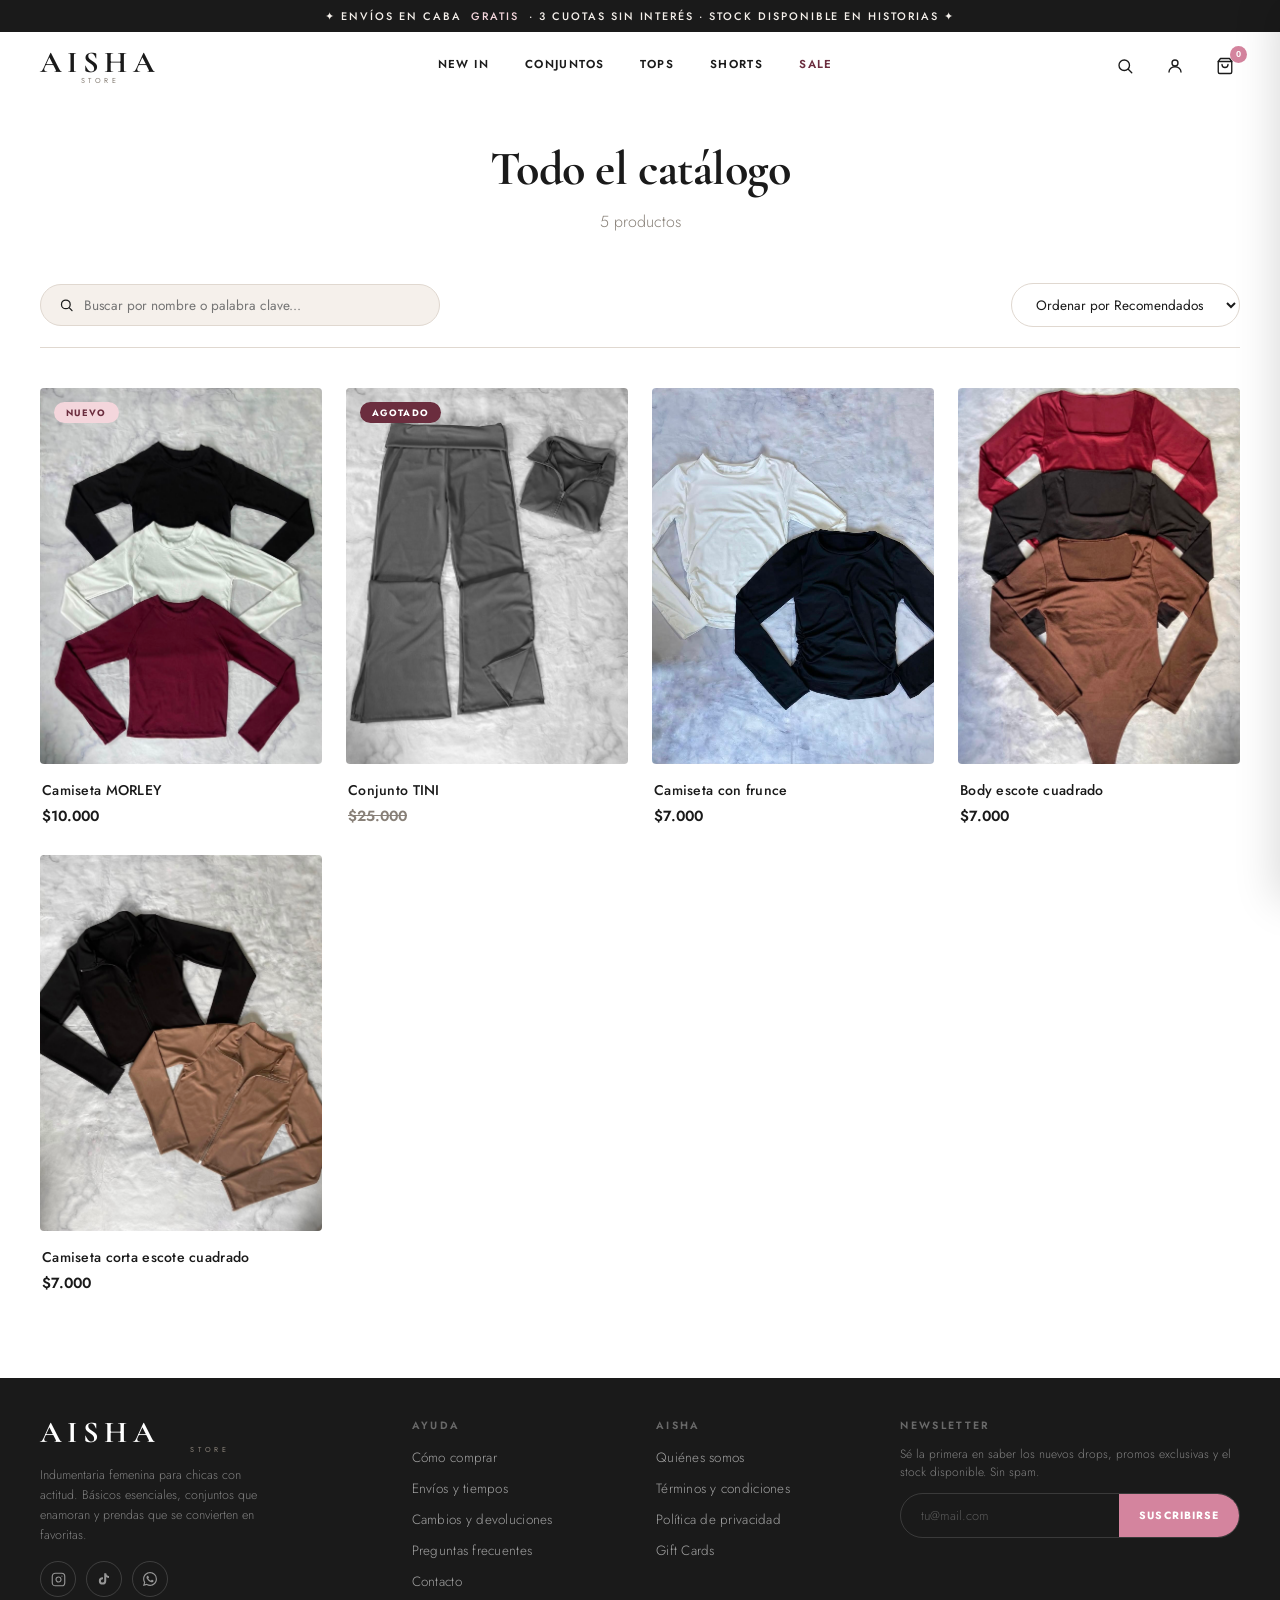
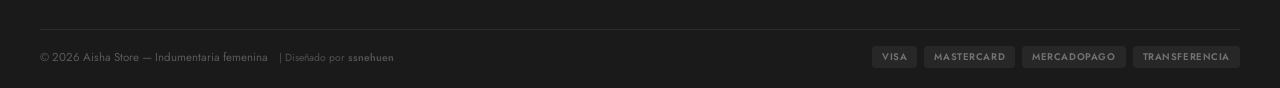
<file: catalogo.html>
<!DOCTYPE html>
<html lang="es">
<head>
<meta charset="UTF-8">
<meta name="viewport" content="width=device-width, initial-scale=1.0">
<title>Catálogo — AISHA STORE</title>
<link href="https://fonts.googleapis.com/css2?family=Cormorant+Garamond:ital,wght@0,400;0,600;0,700;1,400;1,600&family=Jost:wght@300;400;500;600;700&display=swap" rel="stylesheet">
<link rel="stylesheet" href="css/style.css">
<style>
.catalog-page { max-width: 1440px; margin: 40px auto 80px; padding: 0 40px; min-height: 60vh; }
.catalog-header { text-align: center; margin-bottom: 50px; }
.catalog-title { font-family: var(--font-display); font-size: 3rem; font-weight: 700; color: var(--negro); letter-spacing: -0.01em; margin-bottom: 12px; }
.catalog-sub { font-size: 1rem; color: var(--gris-texto); font-weight: 300; }

.catalog-bar { display: flex; align-items: center; justify-content: space-between; border-bottom: 1px solid var(--gris-medio); padding-bottom: 20px; margin-bottom: 40px; gap: 20px; flex-wrap: wrap; }
.search-wrap { display: flex; flex: 1; max-width: 400px; border: 1px solid var(--gris-medio); border-radius: 999px; padding: 10px 18px; align-items: center; gap: 10px; background: var(--crema); transition: border-color 0.2s; }
.search-wrap:focus-within { border-color: var(--rosa-acento); }
.search-wrap input { border: none; background: none; outline: none; width: 100%; font-family: var(--font-body); font-size: 0.85rem; color: var(--negro); }

.filter-wrap select { padding: 10px 20px; border-radius: 999px; border: 1px solid var(--gris-medio); background: var(--blanco); font-family: var(--font-body); font-size: 0.85rem; color: var(--negro); outline: none; cursor: pointer; }

.empty-state { text-align: center; padding: 80px 0; color: var(--gris-texto); display: none; }
.empty-state h3 { font-size: 1.5rem; color: var(--negro); margin-bottom: 10px; font-weight: 600; }

@media(max-width: 768px) {
  .catalog-page { padding: 0 20px; margin: 30px auto 60px; }
  .catalog-title { font-size: 2.2rem; }
  .catalog-bar { flex-direction: column; align-items: stretch; }
  .search-wrap { max-width: 100%; }
}
</style>
</head>
<body>

<!-- ══ HEADER ══ -->
<header id="header">
  <div class="header-top">
    ✦ Envíos en CABA &nbsp;<em>GRATIS</em>&nbsp; · 3 cuotas sin interés · Stock disponible en historias ✦
  </div>
  <div class="header-main">
    <a href="index.html" class="logo">AISHA</a>
    <nav class="desk-nav">
      <a href="catalogo.html?tag=new">New In</a>
      <a href="catalogo.html?cat=Conjuntos">Conjuntos</a>
      <a href="catalogo.html?cat=Tops">Tops</a>
      <a href="catalogo.html?cat=Shorts">Shorts</a>
      <a href="catalogo.html?tag=sale" class="nav-sale">Sale</a>
    </nav>
    <div class="header-icons">
      <a href="catalogo.html?search=focus" class="icon-btn" aria-label="Buscar" style="text-decoration:none;">
        <svg width="18" height="18" viewBox="0 0 24 24" fill="none" stroke="currentColor" stroke-width="1.8" stroke-linecap="round" stroke-linejoin="round"><circle cx="11" cy="11" r="7"/><path d="m21 21-4.35-4.35"/></svg>
      </a>
      <button class="icon-btn" aria-label="Mi cuenta">
        <svg width="18" height="18" viewBox="0 0 24 24" fill="none" stroke="currentColor" stroke-width="1.8" stroke-linecap="round" stroke-linejoin="round"><circle cx="12" cy="8" r="4"/><path d="M4 20c0-4 3.6-7 8-7s8 3 8 7"/></svg>
      </button>
      <button class="icon-btn" id="cart-btn" aria-label="Carrito">
        <svg width="18" height="18" viewBox="0 0 24 24" fill="none" stroke="currentColor" stroke-width="1.8" stroke-linecap="round" stroke-linejoin="round"><path d="M6 2 3 6v14a2 2 0 0 0 2 2h14a2 2 0 0 0 2-2V6l-3-4Z"/><line x1="3" y1="6" x2="21" y2="6"/><path d="M16 10a4 4 0 0 1-8 0"/></svg>
        <span class="cart-pill" id="cart-count">0</span>
      </button>
      <button class="hamburger" id="hamburger" aria-label="Menú">
        <span></span><span></span><span></span>
      </button>
    </div>
  </div>
  <nav class="mob-nav" id="mob-nav">
    <a href="catalogo.html?tag=new">New In</a>
    <a href="catalogo.html?cat=Conjuntos">Conjuntos</a>
    <a href="catalogo.html?cat=Tops">Tops</a>
    <a href="catalogo.html?cat=Shorts">Shorts</a>
    <a href="catalogo.html?tag=sale" class="nav-sale">Sale</a>
  </nav>
</header>

<div class="catalog-page">
  <div class="catalog-header">
    <h1 class="catalog-title" id="cat-title">Todo el catálogo</h1>
    <p class="catalog-sub" id="cat-count">Cargando...</p>
  </div>
  
  <div class="catalog-bar">
    <div class="search-wrap">
      <svg width="16" height="16" viewBox="0 0 24 24" fill="none" stroke="currentColor" stroke-width="2" stroke-linecap="round"><circle cx="11" cy="11" r="7"/><path d="m21 21-4.35-4.35"/></svg>
      <input type="text" id="search-input" placeholder="Buscar por nombre o palabra clave...">
    </div>
    
    <div class="filter-wrap">
      <select id="sort-select">
        <option value="default">Ordenar por Recomendados</option>
        <option value="price-asc">Precio: de menor a mayor</option>
        <option value="price-desc">Precio: de mayor a menor</option>
        <option value="name-asc">Nombre: A - Z</option>
      </select>
    </div>
  </div>

  <div class="prod-grid" id="catalog-grid">
    <!-- Generado con JS -->
  </div>
  
  <div class="empty-state" id="empty-state">
    <h3>No encontramos resultados</h3>
    <p>Intenta con otra palabra clave o vuelve a ver todo el catálogo.</p>
    <a href="catalogo.html" class="btn-agregar" style="max-width:200px; margin:20px auto 0;">Ver todo</a>
  </div>
</div>

<!-- ══ FOOTER ══ -->
<footer>
  <div class="footer-grid">
    <div class="foot-brand">
      <a href="#" class="logo">AISHA</a>
      <p>Indumentaria femenina para chicas con actitud. Básicos esenciales, conjuntos que enamoran y prendas que se convierten en favoritas.</p>
      <div class="social-row">
        <a href="https://instagram.com/aisha.ssttore" target="_blank" class="soc-btn" aria-label="Instagram">
          <svg width="15" height="15" viewBox="0 0 24 24" fill="none" stroke="currentColor" stroke-width="1.8" stroke-linecap="round" stroke-linejoin="round"><rect x="2" y="2" width="20" height="20" rx="5"/><path d="M16 11.37A4 4 0 1 1 12.63 8 4 4 0 0 1 16 11.37z"/><line x1="17.5" y1="6.5" x2="17.51" y2="6.5"/></svg>
        </a>
        <a href="#" class="soc-btn" aria-label="TikTok">
          <svg width="14" height="14" viewBox="0 0 24 24" fill="currentColor"><path d="M19.59 6.69a4.83 4.83 0 0 1-3.77-4.25V2h-3.45v13.67a2.89 2.89 0 0 1-2.88 2.5 2.89 2.89 0 0 1-2.89-2.89 2.89 2.89 0 0 1 2.89-2.89c.28 0 .54.04.79.1V9.01a6.22 6.22 0 0 0-.79-.05 6.34 6.34 0 0 0-6.34 6.34 6.34 6.34 0 0 0 6.34 6.34 6.34 6.34 0 0 0 6.33-6.34V8.69a8.16 8.16 0 0 0 4.77 1.52V6.76a4.85 4.85 0 0 1-1-.07z"/></svg>
        </a>
        <a href="#" class="soc-btn" aria-label="WhatsApp">
          <svg width="14" height="14" viewBox="0 0 24 24" fill="currentColor"><path d="M17.472 14.382c-.297-.149-1.758-.867-2.03-.967-.273-.099-.471-.148-.67.15-.197.297-.767.966-.94 1.164-.173.199-.347.223-.644.075-.297-.15-1.255-.463-2.39-1.475-.883-.788-1.48-1.761-1.653-2.059-.173-.297-.018-.458.13-.606.134-.133.298-.347.446-.52.149-.174.198-.298.298-.497.099-.198.05-.371-.025-.52-.075-.149-.669-1.612-.916-2.207-.242-.579-.487-.5-.669-.51-.173-.008-.371-.01-.57-.01-.198 0-.52.074-.792.372-.272.297-1.04 1.016-1.04 2.479 0 1.462 1.065 2.875 1.213 3.074.149.198 2.096 3.2 5.077 4.487.709.306 1.262.489 1.694.625.712.227 1.36.195 1.871.118.571-.085 1.758-.719 2.006-1.413.248-.694.248-1.289.173-1.413-.074-.124-.272-.198-.57-.347m-5.421 7.403h-.004a9.87 9.87 0 0 1-5.031-1.378l-.361-.214-3.741.982.998-3.648-.235-.374a9.86 9.86 0 0 1-1.51-5.26c.001-5.45 4.436-9.884 9.888-9.884 2.64 0 5.122 1.03 6.988 2.898a9.825 9.825 0 0 1 2.893 6.994c-.003 5.45-4.437 9.884-9.885 9.884m8.413-18.297A11.815 11.815 0 0 0 12.05 0C5.495 0 .16 5.335.157 11.892c0 2.096.547 4.142 1.588 5.945L.057 24l6.305-1.654a11.882 11.882 0 0 0 5.683 1.448h.005c6.554 0 11.89-5.335 11.893-11.893a11.821 11.821 0 0 0-3.48-8.413Z"/></svg>
        </a>
      </div>
    </div>
    <div class="foot-col">
      <h4>Ayuda</h4>
      <ul>
        <li><a href="#">Cómo comprar</a></li>
        <li><a href="#">Envíos y tiempos</a></li>
        <li><a href="#">Cambios y devoluciones</a></li>
        <li><a href="#">Preguntas frecuentes</a></li>
        <li><a href="#">Contacto</a></li>
      </ul>
    </div>
    <div class="foot-col">
      <h4>Aisha</h4>
      <ul>
        <li><a href="#">Quiénes somos</a></li>
        <li><a href="#">Términos y condiciones</a></li>
        <li><a href="#">Política de privacidad</a></li>
        <li><a href="#">Gift Cards</a></li>
      </ul>
    </div>
    <div class="foot-col">
      <h4>Newsletter</h4>
      <p class="foot-nl-desc">Sé la primera en saber los nuevos drops, promos exclusivas y el stock disponible. Sin spam.</p>
      <div class="nl-wrap">
        <input type="email" id="nl-email" placeholder="tu@mail.com" autocomplete="email">
        <button onclick="subNL()">Suscribirse</button>
      </div>
      <div class="nl-success" id="nl-ok">✨ ¡Listo! Bienvenida al club Aisha.</div>
    </div>
  </div>
  <div class="footer-bottom">
    <p>© 2026 Aisha Store — Indumentaria femenina <span style="display:inline-block; margin-left: 8px; font-size: 0.9em; opacity: 0.85;">| Diseñado por <a href="https://www.instagram.com/ssnehuen/" target="_blank" style="color:inherit; text-decoration:none; font-weight:600;">ssnehuen</a></span></p>
    <div class="pay-chips">
      <span class="pay-chip">VISA</span>
      <span class="pay-chip">MASTERCARD</span>
      <span class="pay-chip">MERCADOPAGO</span>
      <span class="pay-chip">TRANSFERENCIA</span>
    </div>
  </div>
</footer>

<script src="js/main.js"></script>
<script>
document.addEventListener('DOMContentLoaded', () => {
  const params = new URLSearchParams(window.location.search);
  const cat = params.get('cat');
  const tag = params.get('tag');
  const doSearch = params.get('search');
  
  const searchInput = document.getElementById('search-input');
  const sortSelect = document.getElementById('sort-select');
  
  if (doSearch === 'focus') {
    searchInput.focus();
  }

  // Set Title
  if (cat) {
    document.getElementById('cat-title').textContent = cat;
  } else if (tag === 'new') {
    document.getElementById('cat-title').textContent = "New In";
  } else if (tag === 'sale') {
    document.getElementById('cat-title').textContent = "Sale";
  }

  function renderCatalog() {
    const query = searchInput.value.toLowerCase().trim();
    const sort = sortSelect.value;
    
    let filtered = PRODUCTS.filter(p => {
      // Filter by category
      if (cat && p.cat.toLowerCase() !== cat.toLowerCase()) return false;
      
      // Temporary logic: since we don't have real "new" or "sale" tags in PRODUCTS yet, 
      // we just show all or a subset. If we had tags, we'd check them.
      // For now, if "sale", show products under $10.000
      if (tag === 'sale' && p.price >= 10000) return false;
      
      // Search
      if (query && !p.name.toLowerCase().includes(query) && !p.cat.toLowerCase().includes(query)) return false;
      
      return true;
    });

    // Sorting
    if (sort === 'price-asc') filtered.sort((a,b) => a.price - b.price);
    else if (sort === 'price-desc') filtered.sort((a,b) => b.price - a.price);
    else if (sort === 'name-asc') filtered.sort((a,b) => a.name.localeCompare(b.name));

    document.getElementById('cat-count').textContent = `${filtered.length} producto${filtered.length !== 1 ? 's' : ''}`;

    const grid = document.getElementById('catalog-grid');
    const empty = document.getElementById('empty-state');
    grid.innerHTML = '';
    
    if (filtered.length === 0) {
      grid.style.display = 'none';
      empty.style.display = 'block';
    } else {
      grid.style.display = 'grid';
      empty.style.display = 'none';
      
      filtered.forEach((p, i) => {
        // Simple animation delay for grid
        const delay = `d${(i % 4) + 1}`;
        
        let badgeHtml = '';
        if (p.priceOld) badgeHtml = `<span class="prod-badge badge-best" style="background:var(--bordo);color:var(--blanco);">SALE</span>`;
        else if (tag === 'new' || i < 2) badgeHtml = `<span class="prod-badge badge-new">NUEVO</span>`;
        
        const card = document.createElement('a');
        card.href = `producto.html?id=${p.id}`;
        card.className = `prod-card fade-in ${delay} vis`; // pre-add vis to bypass intersection observer for simplicity, or we can use it
        card.style.textDecoration = 'none';
        
        let priceHtml = `<span class="price">${formatPrice(p.price)}</span>`;
        if (p.desc.includes('AGOTADO')) {
             badgeHtml = `<span class="prod-badge badge-best" style="background:var(--bordo);color:var(--blanco);">AGOTADO</span>`;
             priceHtml = `<span class="price" style="text-decoration:line-through;color:var(--gris-texto);">${formatPrice(p.price)}</span>`;
        }

        card.innerHTML = `
          <div class="prod-img-box">
            ${badgeHtml}
            <button class="prod-wish" onclick="event.preventDefault(); showToast('🤍', '¡Agregado a favoritos!');">♡</button>
            <img src="${p.imgs[0]}" alt="${p.name}" loading="lazy" ${p.desc.includes('AGOTADO') ? 'style="filter:grayscale(1)"' : ''}>
            <div class="prod-cta">+ Ver detalle</div>
          </div>
          <div class="prod-info">
            <div class="prod-name">${p.name}</div>
            <div class="prod-prices">${priceHtml}</div>
          </div>
        `;
        grid.appendChild(card);
      });
    }
  }

  searchInput.addEventListener('input', renderCatalog);
  sortSelect.addEventListener('change', renderCatalog);

  // Initial render
  renderCatalog();
});
</script>
</body>
</html>
</file>
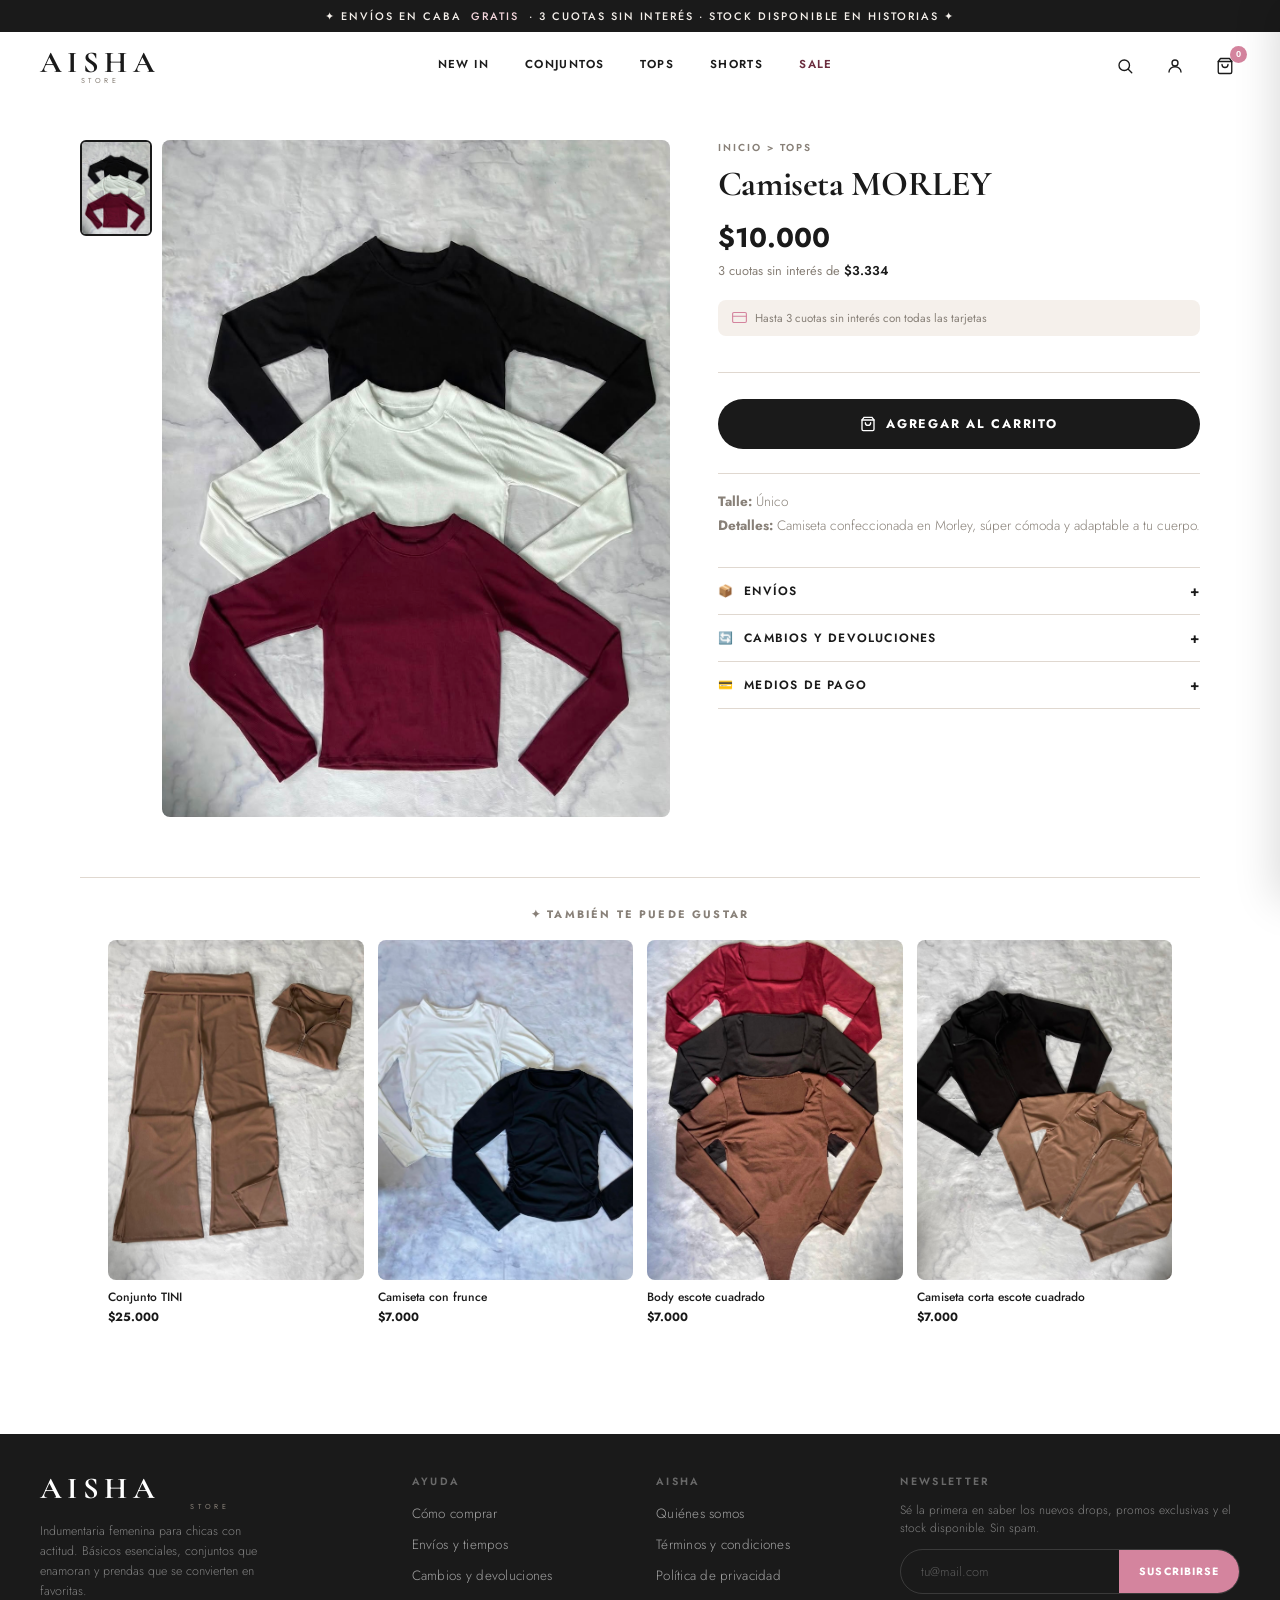
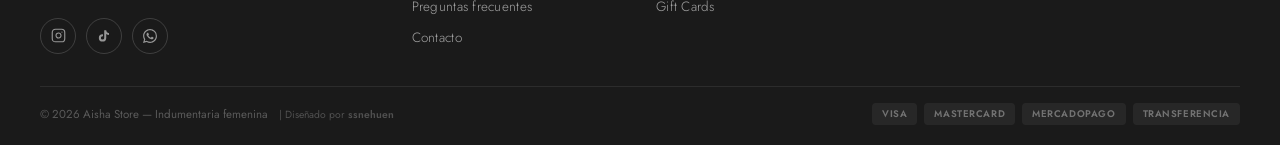
<file: producto.html>
<!DOCTYPE html>
<html lang="es">
<head>
<meta charset="UTF-8">
<meta name="viewport" content="width=device-width, initial-scale=1.0">
<title>Producto — AISHA STORE</title>
<link href="https://fonts.googleapis.com/css2?family=Cormorant+Garamond:ital,wght@0,400;0,600;0,700;1,400;1,600&family=Jost:wght@300;400;500;600;700&display=swap" rel="stylesheet">
<link rel="stylesheet" href="css/style.css">
<style>
/* ── PÁGINA DE PRODUCTO (Estilo 47 Street) ── */
.product-page { max-width: 1200px; margin: 40px auto 80px; padding: 0 40px; }
.product-body { display: grid; grid-template-columns: 1.1fr 0.9fr; gap: 48px; align-items: start; }

/* GALERÍA - columnas de thumbs izq + foto grande */
.prod-gallery { display: grid; grid-template-columns: 72px 1fr; gap: 10px; position: sticky; top: 90px; align-self: start; }
.prod-thumbs-col { display: flex; flex-direction: column; gap: 8px; }
.prod-thumb { aspect-ratio: 3/4; border-radius: 6px; overflow: hidden; background: var(--crema); cursor: pointer; border: 2px solid transparent; transition: border-color 0.25s; flex-shrink: 0; }
.prod-thumb:hover { border-color: var(--gris-medio); }
.prod-thumb.active { border-color: var(--negro); }
.prod-thumb img { width: 100%; height: 100%; object-fit: cover; display: block; }

.prod-main-img { position: relative; aspect-ratio: 3/4; border-radius: 8px; overflow: hidden; background: var(--crema); }
.prod-main-img img { width: 100%; height: 100%; object-fit: cover; display: block; transition: opacity 0.25s ease, transform 0.4s ease; }
.prod-main-img img.switching { opacity: 0; transform: scale(0.97); }
.gallery-arrows { position: absolute; inset: 0; display: flex; align-items: center; justify-content: space-between; padding: 0 10px; pointer-events: none; }
.g-arrow { width: 34px; height: 34px; border-radius: 50%; background: rgba(255,255,255,0.92); border: none; cursor: pointer; display: flex; align-items: center; justify-content: center; font-size: 1rem; color: var(--negro); pointer-events: all; transition: background 0.2s, transform 0.2s; box-shadow: 0 2px 14px rgba(0,0,0,0.14); }
.g-arrow:hover { background: var(--blanco); transform: scale(1.08); }

/* INFO COL */
.prod-info-col { display: flex; flex-direction: column; position: sticky; top: 90px; align-self: start; }
.prod-breadcrumb { font-size: 0.63rem; font-weight: 600; letter-spacing: 0.20em; text-transform: uppercase; color: var(--gris-texto); margin-bottom: 10px; }
.prod-title { font-family: var(--font-display); font-size: 2.2rem; font-weight: 700; line-height: 1.1; letter-spacing: -0.01em; color: var(--negro); margin-bottom: 14px; }
.prod-price-block { display: flex; align-items: baseline; gap: 12px; margin-bottom: 4px; }
.prod-price { font-size: 1.7rem; font-weight: 700; color: var(--negro); }
.prod-cuotas { font-size: 0.80rem; color: var(--gris-texto); margin-bottom: 20px; }
.prod-cuotas strong { color: var(--negro); font-weight: 600; }
.prod-pay-info { display: flex; align-items: center; gap: 8px; font-size: 0.72rem; color: var(--gris-texto); padding: 10px 14px; background: var(--crema); border-radius: 8px; margin-bottom: 20px; }
.prod-pay-info svg { flex-shrink: 0; color: var(--rosa-acento); }
.prod-divider { height: 1px; background: var(--gris-medio); margin: 16px 0; }
.prod-desc-text { font-size: 0.85rem; line-height: 1.75; color: var(--gris-texto); font-weight: 300; margin-bottom: 20px; }
.accordions { margin-top: 10px; }

/* BARRA STICKY MOBILE */
.sticky-bar {
  display: none; position: fixed; bottom: 0; left: 0; right: 0;
  background: var(--blanco); border-top: 1px solid var(--gris-medio);
  padding: 12px 20px; z-index: 500;
  box-shadow: 0 -4px 24px rgba(0,0,0,0.10);
  align-items: center; gap: 12px;
}
.sticky-info { flex: 1; min-width: 0; }
.sticky-name { font-size: 0.76rem; font-weight: 600; color: var(--negro); white-space: nowrap; overflow: hidden; text-overflow: ellipsis; }
.sticky-price { font-size: 0.90rem; font-weight: 700; color: var(--negro); }
.sticky-bar .btn-agregar { width: auto; flex-shrink: 0; margin: 0; padding: 13px 26px; font-size: 0.70rem; }

/* DOTS GALERÍA MOBILE */
.prod-img-dots { display: none; justify-content: center; gap: 8px; padding: 12px 0 0; }
.prod-img-dots span { width: 7px; height: 7px; border-radius: 50%; background: var(--gris-medio); cursor: pointer; transition: all 0.3s; display: block; }
.prod-img-dots span.active { background: var(--negro); transform: scale(1.3); }

@media(max-width: 768px) {
  .product-page { padding: 0; margin: 0 0 90px; }
  .product-body { grid-template-columns: 1fr; gap: 0; }
  .prod-gallery { grid-template-columns: 1fr; position: static; }
  .prod-thumbs-col { display: none; }
  .prod-main-img { border-radius: 0; aspect-ratio: 4/5; }
  .prod-img-dots { display: flex; }
  .prod-info-col { position: static; padding: 20px 20px 0; }
  .prod-title { font-size: 1.6rem; }
  .prod-price { font-size: 1.35rem; }
  .sticky-bar { display: flex; }
  .modal-related { padding: 20px; margin-top: 20px; }
  .related-grid { grid-template-columns: repeat(2, 1fr); gap: 12px; }
}
@media(max-width: 480px) {
  .prod-main-img { aspect-ratio: 1/1; }
}
</style>
</head>
<body>

<!-- ══ HEADER ══ -->
<header id="header">
  <div class="header-top">
    ✦ Envíos en CABA &nbsp;<em>GRATIS</em>&nbsp; · 3 cuotas sin interés · Stock disponible en historias ✦
  </div>
  <div class="header-main">
    <a href="index.html" class="logo">AISHA</a>
    <nav class="desk-nav">
      <a href="catalogo.html?tag=new">New In</a>
      <a href="catalogo.html?cat=Conjuntos">Conjuntos</a>
      <a href="catalogo.html?cat=Tops">Tops</a>
      <a href="catalogo.html?cat=Shorts">Shorts</a>
      <a href="catalogo.html?tag=sale" class="nav-sale">Sale</a>
    </nav>
    <div class="header-icons">
      <a href="catalogo.html?search=focus" class="icon-btn" aria-label="Buscar" style="text-decoration:none;">
        <svg width="18" height="18" viewBox="0 0 24 24" fill="none" stroke="currentColor" stroke-width="1.8" stroke-linecap="round" stroke-linejoin="round"><circle cx="11" cy="11" r="7"/><path d="m21 21-4.35-4.35"/></svg>
      </a>
      <button class="icon-btn" aria-label="Mi cuenta">
        <svg width="18" height="18" viewBox="0 0 24 24" fill="none" stroke="currentColor" stroke-width="1.8" stroke-linecap="round" stroke-linejoin="round"><circle cx="12" cy="8" r="4"/><path d="M4 20c0-4 3.6-7 8-7s8 3 8 7"/></svg>
      </button>
      <button class="icon-btn" id="cart-btn" aria-label="Carrito">
        <svg width="18" height="18" viewBox="0 0 24 24" fill="none" stroke="currentColor" stroke-width="1.8" stroke-linecap="round" stroke-linejoin="round"><path d="M6 2 3 6v14a2 2 0 0 0 2 2h14a2 2 0 0 0 2-2V6l-3-4Z"/><line x1="3" y1="6" x2="21" y2="6"/><path d="M16 10a4 4 0 0 1-8 0"/></svg>
        <span class="cart-pill" id="cart-count">0</span>
      </button>
      <button class="hamburger" id="hamburger" aria-label="Menú">
        <span></span><span></span><span></span>
      </button>
    </div>
  </div>
  <nav class="mob-nav" id="mob-nav">
    <a href="catalogo.html?tag=new">New In</a>
    <a href="catalogo.html?cat=Conjuntos">Conjuntos</a>
    <a href="catalogo.html?cat=Tops">Tops</a>
    <a href="catalogo.html?cat=Shorts">Shorts</a>
    <a href="catalogo.html?tag=sale" class="nav-sale">Sale</a>
  </nav>
</header>

<div class="product-page">
  <div class="product-body">
    <!-- GALERIA 47 Street: thumbs vertical izq + foto grande -->
    <div class="prod-gallery">
      <div class="prod-thumbs-col" id="p-thumbs"></div>
      <div class="prod-main-img">
        <img id="p-img-main" src="" alt="Producto">
        <div class="gallery-arrows">
          <button class="g-arrow" id="p-prev">‹</button>
          <button class="g-arrow" id="p-next">›</button>
        </div>
      </div>
    </div>
    <!-- DOTS para mobile -->
    <div class="prod-img-dots" id="p-dots"></div>

    <!-- INFO -->
    <div class="prod-info-col">
      <div class="prod-breadcrumb"><a href="index.html" style="color:inherit;text-decoration:none;">Inicio</a> > <span id="p-cat">Categoría</span></div>
      <h1 class="prod-title" id="p-name">Cargando...</h1>
      
      <div class="prod-price-block">
        <span class="prod-price" id="p-price"></span>
      </div>
      <div class="prod-cuotas" id="p-cuotas"></div>
      
      <div class="prod-pay-info">
        <svg width="15" height="15" viewBox="0 0 24 24" fill="none" stroke="currentColor" stroke-width="1.8" stroke-linecap="round"><rect x="1" y="4" width="22" height="16" rx="2"/><line x1="1" y1="10" x2="23" y2="10"/></svg>
        Hasta 3 cuotas sin interés con todas las tarjetas
      </div>
      
      <div class="prod-divider"></div>
      
      <button class="btn-agregar" id="btn-add-product" style="width:100%; margin-top:10px;">
        <svg width="16" height="16" viewBox="0 0 24 24" fill="none" stroke="currentColor" stroke-width="2" stroke-linecap="round"><path d="M6 2 3 6v14a2 2 0 0 0 2 2h14a2 2 0 0 0 2-2V6l-3-4Z"/><line x1="3" y1="6" x2="21" y2="6"/><path d="M16 10a4 4 0 0 1-8 0"/></svg>
        Agregar al carrito
      </button>

      <div class="prod-divider"></div>
      
      <p class="prod-desc-text" id="p-desc"></p>
      
      <div class="accordions">
        <div class="accordion" id="acc-envios">
          <button class="accordion-btn" onclick="toggleAcc('acc-envios')">
            <span>📦 &nbsp;Envíos</span>
            <span class="accordion-icon">+</span>
          </button>
          <div class="accordion-body">
            <p>Envíos a todo el país. Gratis en CABA en compras desde $15.000. Interior del país entre 3 y 7 días hábiles. Podés coordinar punto de encuentro sin costo extra.</p>
          </div>
        </div>
        <div class="accordion" id="acc-cambios">
          <button class="accordion-btn" onclick="toggleAcc('acc-cambios')">
            <span>🔄 &nbsp;Cambios y devoluciones</span>
            <span class="accordion-icon">+</span>
          </button>
          <div class="accordion-body">
            <p>Tenés 30 días para cambios desde la fecha de compra. El primer cambio es gratis. La prenda debe estar en perfectas condiciones, sin uso y con etiquetas.</p>
          </div>
        </div>
        <div class="accordion" id="acc-pago">
          <button class="accordion-btn" onclick="toggleAcc('acc-pago')">
            <span>💳 &nbsp;Medios de pago</span>
            <span class="accordion-icon">+</span>
          </button>
          <div class="accordion-body">
            <p>Aceptamos todas las tarjetas de crédito y débito, transferencia bancaria, MercadoPago y efectivo. Hasta 3 cuotas sin interés con tarjeta de crédito.</p>
          </div>
        </div>
      </div>
    </div>
  </div>

  <!-- BARRA STICKY MOBILE -->
  <div class="sticky-bar" id="sticky-bar">
    <div class="sticky-info">
      <div class="sticky-name" id="sticky-name"></div>
      <div class="sticky-price" id="sticky-price"></div>
    </div>
    <button class="btn-agregar" id="btn-add-sticky">
      Agregar al carrito
    </button>
  </div>

  <div class="modal-related" style="margin-top:60px;">
    <div class="modal-related-title">✦ También te puede gustar</div>
    <div class="related-grid" id="related-grid"></div>
  </div>
</div>

<!-- TOAST -->
<div class="toast" id="toast">
  <span class="t-icon">🛍️</span>
  <span id="toast-msg">¡Producto agregado!</span>
</div>

<!-- ══ FOOTER ══ -->
<footer>
  <div class="footer-grid">
    <div class="foot-brand">
      <a href="index.html" class="logo">AISHA</a>
      <p>Indumentaria femenina para chicas con actitud. Básicos esenciales, conjuntos que enamoran y prendas que se convierten en favoritas.</p>
      <div class="social-row">
        <a href="https://instagram.com/aisha.ssttore" target="_blank" class="soc-btn" aria-label="Instagram">
          <svg width="15" height="15" viewBox="0 0 24 24" fill="none" stroke="currentColor" stroke-width="1.8" stroke-linecap="round" stroke-linejoin="round"><rect x="2" y="2" width="20" height="20" rx="5"/><path d="M16 11.37A4 4 0 1 1 12.63 8 4 4 0 0 1 16 11.37z"/><line x1="17.5" y1="6.5" x2="17.51" y2="6.5"/></svg>
        </a>
        <a href="#" class="soc-btn" aria-label="TikTok">
          <svg width="14" height="14" viewBox="0 0 24 24" fill="currentColor"><path d="M19.59 6.69a4.83 4.83 0 0 1-3.77-4.25V2h-3.45v13.67a2.89 2.89 0 0 1-2.88 2.5 2.89 2.89 0 0 1-2.89-2.89 2.89 2.89 0 0 1 2.89-2.89c.28 0 .54.04.79.1V9.01a6.22 6.22 0 0 0-.79-.05 6.34 6.34 0 0 0-6.34 6.34 6.34 6.34 0 0 0 6.34 6.34 6.34 6.34 0 0 0 6.33-6.34V8.69a8.16 8.16 0 0 0 4.77 1.52V6.76a4.85 4.85 0 0 1-1-.07z"/></svg>
        </a>
        <a href="#" class="soc-btn" aria-label="WhatsApp">
          <svg width="14" height="14" viewBox="0 0 24 24" fill="currentColor"><path d="M17.472 14.382c-.297-.149-1.758-.867-2.03-.967-.273-.099-.471-.148-.67.15-.197.297-.767.966-.94 1.164-.173.199-.347.223-.644.075-.297-.15-1.255-.463-2.39-1.475-.883-.788-1.48-1.761-1.653-2.059-.173-.297-.018-.458.13-.606.134-.133.298-.347.446-.52.149-.174.198-.298.298-.497.099-.198.05-.371-.025-.52-.075-.149-.669-1.612-.916-2.207-.242-.579-.487-.5-.669-.51-.173-.008-.371-.01-.57-.01-.198 0-.52.074-.792.372-.272.297-1.04 1.016-1.04 2.479 0 1.462 1.065 2.875 1.213 3.074.149.198 2.096 3.2 5.077 4.487.709.306 1.262.489 1.694.625.712.227 1.36.195 1.871.118.571-.085 1.758-.719 2.006-1.413.248-.694.248-1.289.173-1.413-.074-.124-.272-.198-.57-.347m-5.421 7.403h-.004a9.87 9.87 0 0 1-5.031-1.378l-.361-.214-3.741.982.998-3.648-.235-.374a9.86 9.86 0 0 1-1.51-5.26c.001-5.45 4.436-9.884 9.888-9.884 2.64 0 5.122 1.03 6.988 2.898a9.825 9.825 0 0 1 2.893 6.994c-.003 5.45-4.437 9.884-9.885 9.884m8.413-18.297A11.815 11.815 0 0 0 12.05 0C5.495 0 .16 5.335.157 11.892c0 2.096.547 4.142 1.588 5.945L.057 24l6.305-1.654a11.882 11.882 0 0 0 5.683 1.448h.005c6.554 0 11.89-5.335 11.893-11.893a11.821 11.821 0 0 0-3.48-8.413Z"/></svg>
        </a>
      </div>
    </div>
    <div class="foot-col">
      <h4>Ayuda</h4>
      <ul>
        <li><a href="#">Cómo comprar</a></li>
        <li><a href="#">Envíos y tiempos</a></li>
        <li><a href="#">Cambios y devoluciones</a></li>
        <li><a href="#">Preguntas frecuentes</a></li>
        <li><a href="#">Contacto</a></li>
      </ul>
    </div>
    <div class="foot-col">
      <h4>Aisha</h4>
      <ul>
        <li><a href="#">Quiénes somos</a></li>
        <li><a href="#">Términos y condiciones</a></li>
        <li><a href="#">Política de privacidad</a></li>
        <li><a href="#">Gift Cards</a></li>
      </ul>
    </div>
    <div class="foot-col">
      <h4>Newsletter</h4>
      <p class="foot-nl-desc">Sé la primera en saber los nuevos drops, promos exclusivas y el stock disponible. Sin spam.</p>
      <div class="nl-wrap">
        <input type="email" id="nl-email" placeholder="tu@mail.com" autocomplete="email">
        <button onclick="subNL()">Suscribirse</button>
      </div>
      <div class="nl-success" id="nl-ok">✨ ¡Listo! Bienvenida al club Aisha.</div>
    </div>
  </div>
  <div class="footer-bottom">
    <p>© 2026 Aisha Store — Indumentaria femenina <span style="display:inline-block; margin-left: 8px; font-size: 0.9em; opacity: 0.85;">| Diseñado por <a href="https://www.instagram.com/ssnehuen/" target="_blank" style="color:inherit; text-decoration:none; font-weight:600;">ssnehuen</a></span></p>
    <div class="pay-chips">
      <span class="pay-chip">VISA</span>
      <span class="pay-chip">MASTERCARD</span>
      <span class="pay-chip">MERCADOPAGO</span>
      <span class="pay-chip">TRANSFERENCIA</span>
    </div>
  </div>
</footer>

<script src="js/main.js"></script>
<script>
document.addEventListener('DOMContentLoaded', () => {
  const params = new URLSearchParams(window.location.search);
  const id = parseInt(params.get('id')) || 1;
  
  function initProduct() {
    const p = PRODUCTS.find(x => x.id === id);
    if(!p) {
      document.getElementById('p-name').textContent = "Producto no encontrado";
      return;
    }

    // Info
    document.getElementById('p-cat').textContent = p.cat;
    document.getElementById('p-name').textContent = p.name;
    document.getElementById('p-price').textContent = formatPrice(p.price);
    const cuota = Math.ceil(p.price / 3);
    document.getElementById('p-cuotas').innerHTML = `3 cuotas sin interés de <strong>${formatPrice(cuota)}</strong>`;
    document.getElementById('p-desc').innerHTML = p.desc;

    // Sticky bar
    const sName = document.getElementById('sticky-name');
    const sPrice = document.getElementById('sticky-price');
    if (sName) sName.textContent = p.name;
    if (sPrice) sPrice.textContent = formatPrice(p.price);

    // Gallery
    const mainImg = document.getElementById('p-img-main');
    const thumbsEl = document.getElementById('p-thumbs');
    const dotsEl = document.getElementById('p-dots');
    let currentImgIdx = 0;
    thumbsEl.innerHTML = '';
    if (dotsEl) dotsEl.innerHTML = '';

    function setMainImg(idx) {
      currentImgIdx = (idx + p.imgs.length) % p.imgs.length;
      mainImg.classList.add('switching');
      setTimeout(() => {
        mainImg.src = p.imgs[currentImgIdx];
        mainImg.classList.remove('switching');
      }, 200);
      document.querySelectorAll('.prod-thumb').forEach((t, i) => t.classList.toggle('active', i === currentImgIdx));
      if (dotsEl) dotsEl.querySelectorAll('span').forEach((d, i) => d.classList.toggle('active', i === currentImgIdx));
    }

    setMainImg(0);

    p.imgs.forEach((src, i) => {
      // Thumbnail vertical (desktop)
      const div = document.createElement('div');
      div.className = 'prod-thumb' + (i === 0 ? ' active' : '');
      div.innerHTML = `<img src="${src}" alt="Vista ${i+1}" loading="lazy">`;
      div.addEventListener('click', () => setMainImg(i));
      thumbsEl.appendChild(div);

      // Dot (mobile)
      if (dotsEl) {
        const dot = document.createElement('span');
        if (i === 0) dot.classList.add('active');
        dot.addEventListener('click', () => setMainImg(i));
        dotsEl.appendChild(dot);
      }
    });

    // Swipe táctil en galería mobile
    let tsX = 0;
    mainImg.parentElement.addEventListener('touchstart', e => { tsX = e.changedTouches[0].clientX; }, { passive: true });
    mainImg.parentElement.addEventListener('touchend', e => {
      const diff = tsX - e.changedTouches[0].clientX;
      if (Math.abs(diff) > 40) setMainImg(currentImgIdx + (diff > 0 ? 1 : -1));
    }, { passive: true });

    // Flechas
    const btnPrev = document.getElementById('p-prev');
    const btnNext = document.getElementById('p-next');
    const newPrev = btnPrev.cloneNode(true);
    const newNext = btnNext.cloneNode(true);
    btnPrev.replaceWith(newPrev);
    btnNext.replaceWith(newNext);
    newPrev.addEventListener('click', () => setMainImg(currentImgIdx - 1));
    newNext.addEventListener('click', () => setMainImg(currentImgIdx + 1));

    // Ocultar flechas si solo hay 1 imagen
    if (p.imgs.length <= 1) {
      newPrev.style.display = 'none';
      newNext.style.display = 'none';
    }

    // Botones agregar al carrito
    ['btn-add-product', 'btn-add-sticky'].forEach(btnId => {
      const btn = document.getElementById(btnId);
      if (!btn) return;
      const newBtn = btn.cloneNode(true);
      btn.replaceWith(newBtn);
      newBtn.addEventListener('click', () => {
        addToCart(p.id);
        newBtn.classList.add('added');
        newBtn.textContent = '✅ ¡Agregado!';
        setTimeout(() => {
          newBtn.classList.remove('added');
          newBtn.innerHTML = `<svg width="16" height="16" viewBox="0 0 24 24" fill="none" stroke="currentColor" stroke-width="2" stroke-linecap="round"><path d="M6 2 3 6v14a2 2 0 0 0 2 2h14a2 2 0 0 0 2-2V6l-3-4Z"/><line x1="3" y1="6" x2="21" y2="6"/><path d="M16 10a4 4 0 0 1-8 0"/></svg> Agregar al carrito`;
        }, 2200);
      });
    });

    // Productos relacionados
    const related = PRODUCTS.filter(x => x.id !== p.id).slice(0, 4);
    const relatedGrid = document.getElementById('related-grid');
    relatedGrid.innerHTML = '';
    related.forEach(r => {
      const d = document.createElement('a');
      d.href = `producto.html?id=${r.id}`;
      d.className = 'related-card';
      d.style.textDecoration = 'none';
      d.innerHTML = `
        <div class="related-img"><img src="${r.imgs[0]}" alt="${r.name}" loading="lazy"></div>
        <div class="related-name">${r.name}</div>
        <div class="related-price">${formatPrice(r.price)}</div>
      `;
      relatedGrid.appendChild(d);
    });
  }

  initProduct();
});
</script>
</body>
</html>
</file>
<file: css/style.css>
*,*::before,*::after{box-sizing:border-box;margin:0;padding:0}

:root {
  --blanco: #FFFFFF;
  --negro: #1A1A1A;
  --crema: #F5F0EB;
  --crema-dark: #EDE5DC;
  --beige: #E8DDD4;
  --rosa-pastel: #F4D6DC;
  --rosa-acento: #D4849E;
  --rosa-hover: #C9708A;
  --bordo: #6B2D3E;
  --marron: #5C3D2E;
  --gris-claro: #F9F7F5;
  --gris-medio: #E0D8D0;
  --gris-texto: #888078;
  --font-display: 'Cormorant Garamond', serif;
  --font-body: 'Jost', sans-serif;
  --radius: 4px;
  --radius-lg: 12px;
  --transition: 0.35s cubic-bezier(0.4,0,0.2,1);
  --shadow-soft: 0 2px 20px rgba(26,26,26,0.07);
  --shadow-card: 0 4px 30px rgba(26,26,26,0.10);
}

html{scroll-behavior:smooth}
body{font-family:var(--font-body);color:var(--negro);background:var(--blanco);overflow-x:hidden;cursor:default}

/* ── SCROLLBAR ── */
::-webkit-scrollbar{width:6px}
::-webkit-scrollbar-track{background:var(--crema)}
::-webkit-scrollbar-thumb{background:var(--rosa-acento);border-radius:3px}

/* ── HEADER ── */
#header{
  position:sticky;top:0;z-index:1000;
  background:rgba(255,255,255,0.96);
  backdrop-filter:blur(12px);
  -webkit-backdrop-filter:blur(12px);
  transition:box-shadow var(--transition),background var(--transition);
}
#header.scrolled{box-shadow:0 1px 24px rgba(26,26,26,0.09)}

.header-top{
  background:var(--negro);
  color:var(--crema);
  text-align:center;
  font-size:0.68rem;
  font-weight:500;
  letter-spacing:0.18em;
  text-transform:uppercase;
  padding:8px 20px;
}
.header-top em{color:var(--rosa-pastel);font-style:normal}

.header-main{
  display:flex;align-items:center;justify-content:space-between;
  padding:0 40px;height:68px;
  max-width:1440px;margin:0 auto;
}

.logo{
  font-family:var(--font-display);
  font-size:1.9rem;font-weight:700;
  letter-spacing:0.18em;
  color:var(--negro);text-decoration:none;
  line-height:1;text-transform:uppercase;
  position:relative;
}
.logo::after{
  content:'STORE';
  display:block;font-size:0.45rem;
  letter-spacing:0.5em;font-weight:400;
  color:var(--gris-texto);text-align:center;
  margin-top:-2px;font-family:var(--font-body);
}

nav.desk-nav{display:flex;gap:36px;list-style:none}
nav.desk-nav a{
  text-decoration:none;color:var(--negro);
  font-size:0.72rem;font-weight:600;letter-spacing:0.12em;
  text-transform:uppercase;position:relative;padding-bottom:4px;
  transition:color var(--transition);
}
nav.desk-nav a::after{
  content:'';position:absolute;left:0;bottom:0;
  width:0;height:1.5px;background:var(--rosa-acento);
  transition:width var(--transition);
}
nav.desk-nav a:hover{color:var(--rosa-acento)}
nav.desk-nav a:hover::after{width:100%}
nav.desk-nav a.nav-sale{color:var(--bordo)}
nav.desk-nav a.nav-sale:hover{color:var(--rosa-acento)}
nav.desk-nav a.nav-sale::after{background:var(--bordo)}

.header-icons{display:flex;align-items:center;gap:20px}
.icon-btn{
  background:none;border:none;cursor:pointer;
  color:var(--negro);display:flex;align-items:center;justify-content:center;
  padding:6px;border-radius:50%;position:relative;
  transition:color var(--transition),background var(--transition),transform var(--transition);
}
.icon-btn:hover{color:var(--rosa-acento);background:var(--rosa-pastel);transform:scale(1.08)}

.cart-pill{
  position:absolute;top:-5px;right:-7px;
  background:var(--rosa-acento);color:var(--blanco);
  border-radius:999px;font-size:0.58rem;font-weight:700;
  min-width:17px;height:17px;
  display:flex;align-items:center;justify-content:center;
  padding:0 4px;line-height:1;
  transition:transform 0.2s;
}
.cart-pill.bump{animation:bump 0.3s ease}
@keyframes bump{0%,100%{transform:scale(1)}50%{transform:scale(1.6)}}

.hamburger{
  display:none;flex-direction:column;gap:5px;
  cursor:pointer;background:none;border:none;padding:5px;
}
.hamburger span{
  display:block;width:22px;height:1.5px;
  background:var(--negro);transition:all 0.3s;
}
.hamburger.open span:nth-child(1){transform:translateY(6.5px) rotate(45deg)}
.hamburger.open span:nth-child(2){opacity:0;transform:scaleX(0)}
.hamburger.open span:nth-child(3){transform:translateY(-6.5px) rotate(-45deg)}

.mob-nav{
  display:none;flex-direction:column;
  background:var(--blanco);
  border-top:1px solid var(--gris-medio);
  padding:20px 40px 28px;gap:2px;
  animation:slideDown 0.3s ease;
}
@keyframes slideDown{from{opacity:0;transform:translateY(-10px)}to{opacity:1;transform:translateY(0)}}
.mob-nav a{
  text-decoration:none;color:var(--negro);
  font-size:0.88rem;font-weight:500;
  letter-spacing:0.10em;text-transform:uppercase;
  padding:12px 0;border-bottom:1px solid var(--gris-medio);
  transition:color var(--transition);
}
.mob-nav a:last-child{border-bottom:none}
.mob-nav a:hover,.mob-nav a.nav-sale{color:var(--rosa-acento)}
.mob-nav.open{display:flex}

/* ══ HERO CAROUSEL ══ */
.hero {
  position: relative;
  height: 100vh;
  min-height: 600px;
  overflow: hidden;
  display: flex;
  align-items: center;
}
.carousel-track {
  position: absolute;
  inset: 0;
  width: 100%;
  height: 100%;
}
.carousel-slide {
  position: absolute;
  inset: 0;
  width: 100%;
  height: 100%;
  display: flex;
  align-items: center;
  padding: 0 40px;
  opacity: 0;
  pointer-events: none;
  transition: opacity 0.8s ease;
}
.carousel-slide.active {
  opacity: 1;
  pointer-events: all;
}
.slide-bg {
  position: absolute;
  inset: 0;
  width: 100%;
  height: 100%;
  object-fit: cover;
  z-index: -2;
  transform: scale(1.04);
  transition: transform 6s ease;
}
.carousel-slide.active .slide-bg {
  transform: scale(1);
}
.hero-overlay {
  position: absolute;
  inset: 0;
  background: linear-gradient(
    90deg, 
    rgba(21,21,21,0.85) 0%, 
    rgba(21,21,21,0.4) 50%, 
    transparent 100%
  );
  z-index: -1;
}

/* CAROUSEL ARROWS */
.hero-arrow {
  position: absolute;
  top: 50%;
  transform: translateY(-50%);
  background: transparent;
  color: var(--blanco);
  border: none;
  font-size: 2rem;
  padding: 20px;
  cursor: pointer;
  z-index: 10;
  opacity: 0.6;
  transition: opacity 0.3s;
}
.hero-arrow:hover { opacity: 1; }
.hero-arrow.prev { left: 20px; }
.hero-arrow.next { right: 20px; }

/* CAROUSEL DOTS */
.hero-dots {
  position: absolute;
  bottom: 40px;
  left: 50%;
  transform: translateX(-50%);
  display: flex;
  gap: 12px;
  z-index: 10;
}
.hero-dots button {
  width: 10px; height: 10px;
  border-radius: 50%;
  border: none;
  background: rgba(255,255,255,0.4);
  cursor: pointer;
  transition: background 0.3s, transform 0.3s;
}
.hero-dots button.active {
  background: var(--blanco);
  transform: scale(1.3);
}

.hero-content {
  max-width: 600px;
  position: relative;
  z-index: 2;
  opacity: 0;
  transform: translateY(20px);
  transition: opacity 0.6s ease, transform 0.6s ease;
  transition-delay: 0.3s;
}
.carousel-slide.active .hero-content {
  opacity: 1;
  transform: translateY(0);
}

.hero-eyebrow{
  display:inline-flex;align-items:center;gap:8px;
  color:var(--rosa-pastel);
  font-size:0.68rem;font-weight:600;
  letter-spacing:0.22em;text-transform:uppercase;
  margin-bottom:28px;
}
.hero-eyebrow::before,.hero-eyebrow::after{
  content:'';display:block;width:24px;height:1px;
  background:var(--rosa-pastel);opacity:0.7;
}

.hero h1{
  font-family:var(--font-display);
  font-size:clamp(3.5rem,8vw,7rem);
  font-weight:700;color:var(--blanco);
  line-height:0.95;letter-spacing:-0.01em;
  margin-bottom:22px;
}
.hero h1 em{
  font-style:italic;
  color:var(--rosa-pastel);
  display:block;
}
.hero-sub{
  color:rgba(255,255,255,0.75);
  font-size:clamp(0.9rem,1.8vw,1.1rem);
  font-weight:300;letter-spacing:0.04em;
  line-height:1.7;margin-bottom:44px;
  max-width:380px;
}
.hero-actions{display:flex;gap:14px;flex-wrap:wrap}

.btn-hero-main{
  display:inline-flex;align-items:center;gap:10px;
  background:var(--blanco);color:var(--negro);
  font-family:var(--font-body);font-size:0.72rem;
  font-weight:700;letter-spacing:0.14em;text-transform:uppercase;
  padding:15px 36px;border-radius:999px;border:none;
  cursor:pointer;text-decoration:none;
  transition:all var(--transition);
}
.btn-hero-main:hover{
  background:var(--rosa-acento);color:var(--blanco);
  transform:translateY(-2px);
  box-shadow:0 8px 30px rgba(212,132,158,0.45);
}
.btn-hero-ghost{
  display:inline-flex;align-items:center;gap:10px;
  background:transparent;color:var(--blanco);
  font-family:var(--font-body);font-size:0.72rem;
  font-weight:600;letter-spacing:0.14em;text-transform:uppercase;
  padding:14px 34px;border-radius:999px;
  border:1.5px solid rgba(255,255,255,0.45);
  cursor:pointer;text-decoration:none;
  transition:all var(--transition);
}
.btn-hero-ghost:hover{
  border-color:var(--rosa-pastel);color:var(--rosa-pastel);
  transform:translateY(-2px);
}

.hero-scroll{
  position:absolute;bottom:36px;right:56px;
  display:flex;flex-direction:column;align-items:center;gap:8px;
  color:rgba(255,255,255,0.45);
  font-size:0.58rem;font-weight:600;letter-spacing:0.18em;
  text-transform:uppercase;z-index:2;
}
.scroll-bar{
  width:1px;height:56px;
  background:linear-gradient(to bottom,transparent,rgba(255,255,255,0.40));
  animation:scrollBar 2.2s infinite;
}
@keyframes scrollBar{0%,100%{opacity:0.4;transform:scaleY(0.8)}50%{opacity:1;transform:scaleY(1)}}

/* ── PROMO MARQUEE ── */
.promo-bar{
  background:var(--rosa-pastel);
  padding:12px 0;overflow:hidden;
}
.promo-track{
  display:flex;white-space:nowrap;
  animation:marquee 20s linear infinite;
}
.promo-track:hover{animation-play-state:paused}
.promo-item{
  display:inline-flex;align-items:center;gap:14px;
  color:var(--bordo);font-size:0.70rem;font-weight:600;
  letter-spacing:0.12em;text-transform:uppercase;padding:0 28px;
}
.promo-item .sep{color:var(--rosa-acento);font-size:0.5rem}
@keyframes marquee{from{transform:translateX(0)}to{transform:translateX(-50%)}}

/* ── SECTIONS ── */
.section{padding:90px 40px;max-width:1440px;margin:0 auto}
.section-bg{background:var(--gris-claro);padding:90px 40px}
.section-bg .section-inner{max-width:1440px;margin:0 auto}

.sec-head{text-align:center;margin-bottom:56px}
.sec-label{
  display:inline-block;
  font-size:0.62rem;font-weight:600;
  letter-spacing:0.28em;text-transform:uppercase;
  color:var(--rosa-acento);margin-bottom:12px;
}
.sec-title{
  font-family:var(--font-display);
  font-size:clamp(2.2rem,5vw,3.6rem);
  font-weight:700;letter-spacing:-0.01em;
  line-height:1.05;color:var(--negro);
}
.sec-title em{font-style:italic;color:var(--rosa-acento)}
.sec-sub{
  font-size:0.88rem;color:var(--gris-texto);
  margin-top:10px;font-weight:300;letter-spacing:0.03em;
}

/* ── PRODUCT GRID ── */
.prod-grid{
  display:grid;
  grid-template-columns:repeat(4,1fr);
  gap:24px;
}

.prod-card{
  position:relative;cursor:pointer;
  transition:transform var(--transition);
}
.prod-card:hover{transform:translateY(-5px)}

.prod-img-box{
  position:relative;overflow:hidden;
  aspect-ratio:3/4;background:var(--crema);
  border-radius:var(--radius);
}
.prod-img-box img{
  width:100%;height:100%;object-fit:cover;
  display:block;transition:transform 0.6s ease;
}
.prod-card:hover .prod-img-box img{transform:scale(1.06)}

.prod-badge{
  position:absolute;top:14px;left:14px;
  font-size:0.58rem;font-weight:700;
  letter-spacing:0.12em;text-transform:uppercase;
  padding:4px 12px;border-radius:999px;z-index:2;
}
.badge-new{background:var(--rosa-pastel);color:var(--bordo)}
.badge-best{background:var(--negro);color:var(--crema)}

.prod-wish{
  position:absolute;top:14px;right:14px;
  width:32px;height:32px;border-radius:50%;
  background:rgba(255,255,255,0.85);
  border:none;cursor:pointer;
  display:flex;align-items:center;justify-content:center;
  font-size:0.9rem;
  opacity:0;transform:scale(0.8);
  transition:all var(--transition);z-index:2;
}
.prod-card:hover .prod-wish{opacity:1;transform:scale(1)}
.prod-wish:hover{background:var(--rosa-pastel);transform:scale(1.1) !important}

.prod-cta{
  position:absolute;bottom:12px;left:12px;right:12px;
  background:rgba(26,26,26,0.90);color:var(--blanco);
  border:none;border-radius:999px;
  padding:12px 16px;
  font-family:var(--font-body);font-size:0.70rem;
  font-weight:600;letter-spacing:0.12em;text-transform:uppercase;
  cursor:pointer;
  opacity:0;transform:translateY(8px);
  transition:opacity var(--transition),transform var(--transition),background var(--transition);
  z-index:3;
}
.prod-card:hover .prod-cta{opacity:1;transform:translateY(0)}
.prod-cta:hover{background:var(--rosa-acento)}
.prod-cta:active{transform:scale(0.97) !important}

.prod-info{padding:16px 2px 4px}
.prod-name{
  font-size:0.88rem;font-weight:500;
  color:var(--negro);margin-bottom:5px;
  letter-spacing:0.02em;
}
.prod-prices{display:flex;align-items:center;gap:8px}
.price{font-size:0.92rem;font-weight:600;color:var(--negro)}
.price-old{font-size:0.78rem;color:var(--gris-texto);text-decoration:line-through}
.price-off{font-size:0.68rem;font-weight:700;color:var(--bordo)}

/* ── CATEGORIES CIRCLES ── */
.cats-wrap{
  background:var(--crema);
  padding:90px 40px;
}
.cats-inner{max-width:1440px;margin:0 auto}
.cats-grid{
  display:grid;grid-template-columns:repeat(3,1fr);
  gap:32px;margin-top:56px;
}
.cat-card{
  display:flex;flex-direction:column;align-items:center;
  gap:18px;text-decoration:none;color:var(--negro);
  transition:transform var(--transition);
}
.cat-card:hover{transform:translateY(-5px)}
.cat-img{
  width:100%;max-width:340px;
  aspect-ratio:1;border-radius:50%;overflow:hidden;
  background:var(--beige);
  border:2.5px solid transparent;
  transition:border-color var(--transition),box-shadow var(--transition);
  position:relative;
}
.cat-card:hover .cat-img{
  border-color:var(--rosa-acento);
  box-shadow:0 0 0 6px rgba(244,214,220,0.50);
}
.cat-img img{
  width:100%;height:100%;object-fit:cover;
  display:block;transition:transform 0.6s ease;
}
.cat-card:hover .cat-img img{transform:scale(1.07)}
.cat-name{
  font-family:var(--font-display);
  font-size:1.3rem;font-weight:600;
  letter-spacing:0.08em;text-transform:uppercase;
  color:var(--negro);text-align:center;
}
.cat-sub{
  font-size:0.70rem;font-weight:500;
  letter-spacing:0.12em;color:var(--gris-texto);
  text-transform:uppercase;margin-top:-12px;
}

/* ── GIFT CARD BANNER ── */
.giftcard-wrap{
  background:var(--negro);
  padding:90px 40px;
  text-align:center;
  position:relative;overflow:hidden;
}
.giftcard-wrap::before{
  content:'';position:absolute;
  top:-80px;left:50%;transform:translateX(-50%);
  width:600px;height:600px;border-radius:50%;
  background:radial-gradient(circle,rgba(244,214,220,0.12) 0%,transparent 70%);
  pointer-events:none;
}
.giftcard-inner{max-width:680px;margin:0 auto;position:relative;z-index:1}
.gc-label{
  font-size:0.65rem;font-weight:600;
  letter-spacing:0.26em;text-transform:uppercase;
  color:var(--rosa-acento);margin-bottom:16px;
}
.gc-title{
  font-family:var(--font-display);
  font-size:clamp(2.4rem,5vw,4rem);
  font-weight:700;color:var(--blanco);
  line-height:1.05;letter-spacing:-0.01em;
  margin-bottom:16px;
}
.gc-title em{font-style:italic;color:var(--rosa-pastel)}
.gc-sub{
  color:rgba(255,255,255,0.55);
  font-size:0.92rem;font-weight:300;
  line-height:1.75;margin-bottom:40px;
}
.btn-gc{
  display:inline-flex;align-items:center;gap:10px;
  background:var(--rosa-pastel);color:var(--bordo);
  font-family:var(--font-body);font-size:0.72rem;
  font-weight:700;letter-spacing:0.14em;text-transform:uppercase;
  padding:16px 40px;border-radius:999px;border:none;
  cursor:pointer;text-decoration:none;
  transition:all var(--transition);
}
.btn-gc:hover{
  background:var(--rosa-acento);color:var(--blanco);
  transform:translateY(-3px);
  box-shadow:0 10px 32px rgba(212,132,158,0.35);
}

/* ── CLIENTAS ── */
.clientas-grid{
  display:grid;grid-template-columns:repeat(4,1fr);
  gap:16px;margin-top:56px;
}
.clienta-cell{
  position:relative;border-radius:var(--radius-lg);
  overflow:hidden;aspect-ratio:4/5;
  background:var(--crema);cursor:pointer;
}
.clienta-cell img{
  width:100%;height:100%;object-fit:cover;
  display:block;transition:transform 0.5s ease,filter 0.5s ease;
}
.clienta-cell:hover img{transform:scale(1.06);filter:brightness(0.80)}
.clienta-heart{
  position:absolute;top:14px;right:14px;
  font-size:1.3rem;
  opacity:0;transform:scale(0.5) translateY(-6px);
  transition:all var(--transition);
  filter:drop-shadow(0 2px 4px rgba(0,0,0,0.2));
}
.clienta-cell:hover .clienta-heart{opacity:1;transform:scale(1) translateY(0)}
.clienta-overlay{
  position:absolute;inset:0;
  display:flex;align-items:flex-end;
  padding:20px;
  background:linear-gradient(to top,rgba(26,26,26,0.5) 0%,transparent 50%);
  opacity:0;transition:opacity var(--transition);
}
.clienta-cell:hover .clienta-overlay{opacity:1}
.clienta-tag{
  color:var(--blanco);font-size:0.68rem;
  font-weight:600;letter-spacing:0.10em;text-transform:uppercase;
}
.clientas-cta{
  text-align:center;margin-top:44px;
}
.btn-insta{
  display:inline-flex;align-items:center;gap:10px;
  background:transparent;color:var(--negro);
  font-family:var(--font-body);font-size:0.72rem;
  font-weight:600;letter-spacing:0.14em;text-transform:uppercase;
  padding:14px 36px;border-radius:999px;
  border:1.5px solid var(--gris-medio);
  cursor:pointer;text-decoration:none;
  transition:all var(--transition);
}
.btn-insta:hover{
  border-color:var(--rosa-acento);color:var(--rosa-acento);
  background:var(--rosa-pastel);
  transform:translateY(-2px);
}

/* ── TRUST STRIP ── */
.trust-strip{
  background:var(--crema-dark);
  padding:30px 40px;
  border-top:1px solid var(--gris-medio);
  border-bottom:1px solid var(--gris-medio);
}
.trust-inner{
  max-width:1440px;margin:0 auto;
  display:grid;grid-template-columns:repeat(4,1fr);
  gap:16px;
}
.trust-item{
  display:flex;align-items:center;gap:14px;
  padding:6px 20px;
  border-right:1px solid var(--gris-medio);
}
.trust-item:last-child{border-right:none}
.trust-icon{font-size:1.5rem;flex-shrink:0}
.trust-text strong{display:block;font-size:0.78rem;font-weight:600;color:var(--negro)}
.trust-text span{font-size:0.70rem;color:var(--gris-texto)}

/* ── FOOTER ── */
footer{
  background:var(--negro);color:var(--blanco);
  padding:40px 40px 0;
}
.footer-grid{
  max-width:1440px;margin:0 auto;
  display:grid;grid-template-columns:1.6fr 1fr 1fr 1.6fr;
  gap:32px;padding-bottom:32px;
  border-bottom:1px solid rgba(255,255,255,0.08);
}
.foot-brand .logo{color:var(--blanco);display:block;margin-bottom:12px}
.foot-brand p{
  font-size:0.78rem;line-height:1.6;
  color:rgba(255,255,255,0.45);font-weight:300;
  max-width:240px;margin-bottom:16px;
}
.social-row{display:flex;gap:10px}
.soc-btn{
  width:36px;height:36px;border-radius:50%;
  border:1px solid rgba(255,255,255,0.16);
  display:flex;align-items:center;justify-content:center;
  color:rgba(255,255,255,0.55);font-size:0.88rem;
  text-decoration:none;transition:all var(--transition);
}
.soc-btn:hover{
  border-color:var(--rosa-acento);
  background:var(--rosa-acento);color:var(--blanco);
  transform:translateY(-2px);
}

.foot-col h4{
  font-size:0.66rem;font-weight:600;
  letter-spacing:0.22em;text-transform:uppercase;
  color:rgba(255,255,255,0.35);margin-bottom:12px;
}
.foot-col ul{list-style:none;display:flex;flex-direction:column;gap:8px}
.foot-col ul a{
  color:rgba(255,255,255,0.60);text-decoration:none;
  font-size:0.84rem;font-weight:300;
  transition:color var(--transition);letter-spacing:0.02em;
}
.foot-col ul a:hover{color:var(--rosa-pastel)}

.foot-nl-desc{
  font-size:0.75rem;color:rgba(255,255,255,0.45);
  line-height:1.5;font-weight:300;margin-bottom:12px;
}
.nl-wrap{
  display:flex;
  border:1px solid rgba(255,255,255,0.14);
  border-radius:999px;overflow:hidden;
  transition:border-color var(--transition);
}
.nl-wrap:focus-within{border-color:var(--rosa-acento)}
.nl-wrap input{
  flex:1;background:none;border:none;outline:none;
  color:var(--blanco);font-family:var(--font-body);
  font-size:0.80rem;font-weight:300;padding:12px 20px;
}
.nl-wrap input::placeholder{color:rgba(255,255,255,0.28)}
.nl-wrap button{
  background:var(--rosa-acento);border:none;
  color:var(--blanco);font-family:var(--font-body);
  font-size:0.66rem;font-weight:700;
  letter-spacing:0.10em;text-transform:uppercase;
  padding:12px 20px;cursor:pointer;
  transition:background var(--transition);white-space:nowrap;
}
.nl-wrap button:hover{background:var(--rosa-hover)}
.nl-success{
  display:none;margin-top:10px;
  font-size:0.78rem;color:var(--rosa-pastel);
  font-weight:400;letter-spacing:0.05em;
}

.footer-bottom{
  max-width:1440px;margin:0 auto;
  display:flex;align-items:center;justify-content:space-between;
  padding:16px 0 20px;flex-wrap:wrap;gap:12px;
}
.footer-bottom p{font-size:0.72rem;color:rgba(255,255,255,0.28)}
.pay-chips{display:flex;gap:7px}
.pay-chip{
  background:rgba(255,255,255,0.06);border-radius:4px;
  padding:4px 10px;font-size:0.60rem;font-weight:600;
  color:rgba(255,255,255,0.35);letter-spacing:0.06em;
}

/* ── ANIMATIONS ── */
.fade-in{
  opacity:0;transform:translateY(28px);
  transition:opacity 0.65s ease,transform 0.65s ease;
}
.fade-in.vis{opacity:1;transform:translateY(0)}
.d1{transition-delay:0.08s}
.d2{transition-delay:0.16s}
.d3{transition-delay:0.24s}
.d4{transition-delay:0.32s}

/* ── TOAST ── */
.toast{
  position:fixed;bottom:28px;right:28px;
  background:var(--negro);color:var(--blanco);
  border-left:3px solid var(--rosa-acento);
  border-radius:10px;padding:16px 24px;
  font-size:0.82rem;font-weight:400;
  display:flex;align-items:center;gap:12px;
  box-shadow:0 8px 36px rgba(0,0,0,0.20);
  transform:translateY(80px);opacity:0;
  transition:all 0.45s cubic-bezier(0.34,1.56,0.64,1);
  z-index:9999;pointer-events:none;max-width:300px;
}
.toast.show{transform:translateY(0);opacity:1}
.t-icon{font-size:1.1rem;flex-shrink:0}

/* ── RESPONSIVE ── */
@media(max-width:1024px){
  .prod-grid{grid-template-columns:repeat(2,1fr)}
  .cats-grid{grid-template-columns:repeat(3,1fr);gap:20px}
  .clientas-grid{grid-template-columns:repeat(2,1fr)}
  .footer-grid{grid-template-columns:1fr 1fr;gap:40px}
  .trust-inner{grid-template-columns:repeat(2,1fr)}
  .trust-item{border-right:none;border-bottom:1px solid var(--gris-medio)}
  .trust-item:last-child,.trust-item:nth-child(2){border-bottom:none}
}
@media(max-width:768px){
  nav.desk-nav{display:none}
  .hamburger{display:flex}
  .header-main{padding:0 20px}
  .logo{font-size:1.6rem}

  /* HERO MOBILE */
  .hero{
    height: 100svh; /* svh = safe viewport height, respeta la barra del navegador */
    min-height: 560px;
  }
  .carousel-slide{
    padding: 0;
    align-items: flex-end; /* contenido pegado abajo como 47 Street */
  }
  .slide-bg{
    object-position: center top; /* prioriza la parte superior de la foto */
  }
  .hero-overlay {
    background: linear-gradient(
      to top,
      rgba(15,15,15,0.92) 0%,
      rgba(15,15,15,0.50) 40%,
      transparent 70%
    ) !important; /* en mobile: degradado desde abajo */
  }
  .hero-content{
    padding: 0 24px 60px; /* padding abajo para alejarse de los dots */
    max-width: 100%;
    width: 100%;
    text-align: left;
    opacity: 0;
    transform: translateY(16px);
  }
  .carousel-slide.active .hero-content{
    opacity: 1;
    transform: translateY(0);
  }
  .hero h1{ font-size: clamp(2.2rem, 9vw, 3rem); margin-bottom: 12px; }
  .hero-sub{ font-size: 0.85rem; margin-bottom: 24px; max-width: 100%; }
  .hero-actions{ flex-direction: row; gap: 10px; }
  .btn-hero-main{ padding: 13px 26px; font-size: 0.68rem; }
  .btn-hero-ghost{ padding: 12px 22px; font-size: 0.68rem; }

  /* Dots mobile: más grandes y abajo */
  .hero-dots{ bottom: 24px; gap: 8px; }
  .hero-dots button{ width: 8px; height: 8px; }
  .hero-dots button.active{ width: 24px; border-radius: 4px; } /* pill activo */

  /* Flechas ocultas en mobile (se usa swipe) */
  .hero-arrow{ display: none; }

  /* Hero scroll indicator oculto en mobile */
  .hero-scroll{ display: none; }

  .section,.section-bg{padding:56px 20px}
  .cats-wrap{padding:56px 20px}
  .giftcard-wrap{padding:56px 20px}
  .cats-grid{grid-template-columns:1fr;max-width:320px;margin:40px auto 0}
  .footer-grid{grid-template-columns:1fr;gap:24px}
  .footer-bottom{flex-direction:column;align-items:flex-start;padding:12px 0 16px}
  .trust-strip{padding:20px}
  .trust-inner{grid-template-columns:1fr;gap:12px}
  .trust-item{border-bottom:1px solid var(--gris-medio)}
  .trust-item:last-child{border-bottom:none}
  .mob-nav{padding:20px 20px 28px}
}
@media(max-width:520px){
  .hero h1{font-size:clamp(1.9rem,8vw,2.5rem)}
  .prod-grid{grid-template-columns:repeat(2,1fr);gap:12px}
  .clientas-grid{grid-template-columns:repeat(2,1fr);gap:10px}
}

/* ══════════════════════════════
   MODAL DE PRODUCTO
══════════════════════════════ */
.modal-overlay{
  position:fixed;inset:0;z-index:9000;
  background:rgba(26,26,26,0.72);
  backdrop-filter:blur(4px);
  -webkit-backdrop-filter:blur(4px);
  display:flex;align-items:center;justify-content:center;
  padding:20px;
  opacity:0;pointer-events:none;
  transition:opacity 0.35s ease;
}
.modal-overlay.open{opacity:1;pointer-events:all}

.modal-box{
  background:var(--blanco);
  border-radius:16px;
  width:100%;max-width:1020px;
  max-height:92vh;
  overflow-y:auto;
  transform:scale(0.94) translateY(16px);
  transition:transform 0.38s cubic-bezier(0.34,1.30,0.64,1);
  position:relative;
  scrollbar-width:thin;
  scrollbar-color:var(--gris-medio) transparent;
}
.modal-overlay.open .modal-box{transform:scale(1) translateY(0)}
.modal-box::-webkit-scrollbar{width:4px}
.modal-box::-webkit-scrollbar-thumb{background:var(--gris-medio);border-radius:2px}

.modal-close{
  position:absolute;top:18px;right:20px;z-index:10;
  width:36px;height:36px;border-radius:50%;
  background:var(--crema);border:none;cursor:pointer;
  display:flex;align-items:center;justify-content:center;
  color:var(--negro);font-size:1.1rem;
  transition:background var(--transition),transform var(--transition);
}
.modal-close:hover{background:var(--rosa-pastel);transform:scale(1.1)}

/* ── MODAL BODY LAYOUT ── */
.modal-body{
  display:grid;grid-template-columns:1fr 1fr;
  min-height:500px;
}

/* ── GALLERY ── */
.modal-gallery{
  padding:28px 24px 28px 28px;
  display:flex;flex-direction:column;gap:14px;
  position:sticky;top:0;align-self:start;
}
.modal-main-img{
  position:relative;
  aspect-ratio:3/4;border-radius:10px;
  overflow:hidden;background:var(--crema);
}
.modal-main-img img{
  width:100%;height:100%;object-fit:cover;
  display:block;transition:opacity 0.25s ease,transform 0.4s ease;
}
.modal-main-img img.switching{opacity:0;transform:scale(0.97)}

.gallery-arrows{
  position:absolute;inset:0;
  display:flex;align-items:center;justify-content:space-between;
  padding:0 10px;pointer-events:none;
}
.g-arrow{
  width:32px;height:32px;border-radius:50%;
  background:rgba(255,255,255,0.88);border:none;
  cursor:pointer;display:flex;align-items:center;justify-content:center;
  font-size:0.85rem;color:var(--negro);
  pointer-events:all;
  transition:background var(--transition),transform var(--transition);
  box-shadow:0 2px 12px rgba(0,0,0,0.12);
}
.g-arrow:hover{background:var(--blanco);transform:scale(1.1)}

.modal-thumbs{
  display:flex;gap:10px;
}
.modal-thumb{
  flex:1;aspect-ratio:1;border-radius:8px;
  overflow:hidden;background:var(--crema);
  cursor:pointer;border:2px solid transparent;
  transition:border-color var(--transition),transform var(--transition);
}
.modal-thumb:hover{transform:scale(1.04)}
.modal-thumb.active{border-color:var(--rosa-acento)}
.modal-thumb img{width:100%;height:100%;object-fit:cover;display:block}

/* ── PRODUCT INFO ── */
.modal-info{
  padding:32px 28px 28px 16px;
  display:flex;flex-direction:column;gap:0;
}
.modal-cat{
  font-size:0.65rem;font-weight:600;
  letter-spacing:0.20em;text-transform:uppercase;
  color:var(--gris-texto);margin-bottom:8px;
}
.modal-name{
  font-family:var(--font-display);
  font-size:2rem;font-weight:700;
  line-height:1.1;letter-spacing:-0.01em;
  color:var(--negro);margin-bottom:16px;
}
.modal-price-block{
  display:flex;align-items:baseline;gap:12px;
  margin-bottom:6px;
}
.modal-price{
  font-size:1.6rem;font-weight:700;color:var(--negro);
}
.modal-price-old{
  font-size:1rem;color:var(--gris-texto);
  text-decoration:line-through;
}
.modal-price-off{
  font-size:0.78rem;font-weight:700;
  color:var(--bordo);
  background:rgba(107,45,62,0.08);
  padding:2px 8px;border-radius:999px;
}
.modal-cuotas{
  font-size:0.80rem;color:var(--gris-texto);
  margin-bottom:20px;letter-spacing:0.01em;
}
.modal-cuotas strong{color:var(--negro);font-weight:600}

.modal-divider{
  height:1px;background:var(--gris-medio);
  margin:16px 0;
}


/* ── AGREGAR ── */
.btn-agregar{
  width:100%;padding:16px;
  background:var(--negro);color:var(--blanco);
  border:none;border-radius:999px;
  font-family:var(--font-body);font-size:0.78rem;
  font-weight:700;letter-spacing:0.14em;text-transform:uppercase;
  cursor:pointer;margin-top:12px;margin-bottom:8px;
  transition:all var(--transition);
  display:flex;align-items:center;justify-content:center;gap:10px;
}
.btn-agregar:hover{background:var(--rosa-acento);transform:translateY(-1px);box-shadow:0 6px 24px rgba(212,132,158,0.35)}
.btn-agregar.added{background:var(--rosa-acento);pointer-events:none}
.btn-agregar:active{transform:scale(0.98)}

.btn-seguir{
  width:100%;padding:14px;
  background:var(--blanco);color:var(--negro);
  border:1.5px solid var(--gris-medio);border-radius:999px;
  font-family:var(--font-body);font-size:0.72rem;
  font-weight:600;letter-spacing:0.12em;text-transform:uppercase;
  cursor:pointer;margin-bottom:20px;
  transition:all var(--transition);
}
.btn-seguir:hover{border-color:var(--negro);background:var(--crema)}

.modal-pay-info{
  display:flex;align-items:center;gap:8px;
  font-size:0.72rem;color:var(--gris-texto);
  padding:10px 14px;background:var(--crema);
  border-radius:8px;margin-bottom:20px;
}
.modal-pay-info svg{flex-shrink:0;color:var(--rosa-acento)}

/* ── DESCRIPCIÓN ── */
.modal-desc{
  font-size:0.85rem;line-height:1.75;
  color:var(--gris-texto);font-weight:300;
  margin-bottom:20px;
}

/* ── ACORDEONES ── */
.accordions{display:flex;flex-direction:column;gap:0}
.accordion{
  border-top:1px solid var(--gris-medio);
}
.accordion:last-child{border-bottom:1px solid var(--gris-medio)}
.accordion-btn{
  width:100%;display:flex;align-items:center;justify-content:space-between;
  padding:13px 0;background:none;border:none;cursor:pointer;
  font-family:var(--font-body);font-size:0.75rem;
  font-weight:600;letter-spacing:0.10em;text-transform:uppercase;
  color:var(--negro);text-align:left;
  transition:color var(--transition);
}
.accordion-btn:hover{color:var(--rosa-acento)}
.accordion-icon{
  font-size:0.9rem;transition:transform 0.25s ease;flex-shrink:0;
}
.accordion.open .accordion-icon{transform:rotate(45deg)}
.accordion-body{
  max-height:0;overflow:hidden;
  transition:max-height 0.3s ease,padding 0.3s ease;
}
.accordion.open .accordion-body{max-height:120px}
.accordion-body p{
  font-size:0.80rem;line-height:1.70;
  color:var(--gris-texto);font-weight:300;
  padding-bottom:14px;
}

/* ── RELATED ── */
.modal-related{
  padding:28px;
  border-top:1px solid var(--gris-medio);
}
.modal-related-title{
  font-size:0.68rem;font-weight:700;
  letter-spacing:0.20em;text-transform:uppercase;
  color:var(--gris-texto);margin-bottom:18px;text-align:center;
}
.related-grid{
  display:grid;grid-template-columns:repeat(4,1fr);
  gap:14px;
}
.related-card{
  cursor:pointer;transition:transform var(--transition);
}
.related-card:hover{transform:translateY(-3px)}
.related-img{
  aspect-ratio:3/4;border-radius:8px;
  overflow:hidden;background:var(--crema);margin-bottom:8px;
}
.related-img img{
  width:100%;height:100%;object-fit:cover;
  display:block;transition:transform 0.4s ease;
}
.related-card:hover .related-img img{transform:scale(1.05)}
.related-name{font-size:0.75rem;font-weight:500;color:var(--negro);margin-bottom:2px}
.related-price{font-size:0.75rem;font-weight:700;color:var(--negro)}

/* ── MODAL RESPONSIVE ── */
@media(max-width:768px){
  .modal-box{max-height:95vh;border-radius:14px}
  .modal-body{grid-template-columns:1fr}
  .modal-gallery{
    padding:20px 20px 10px;
    position:static;
  }
  .modal-info{padding:0 20px 20px}
  .modal-main-img{aspect-ratio:4/3}
  .modal-name{font-size:1.5rem}
  .modal-price{font-size:1.3rem}
  .related-grid{grid-template-columns:repeat(2,1fr)}
  .modal-related{padding:20px}
}
@media(max-width:480px){
  .modal-overlay{padding:0}
  .modal-box{border-radius:16px 16px 0 0;max-height:96vh;margin-top:auto}
  .modal-overlay{align-items:flex-end}
}
</file>
